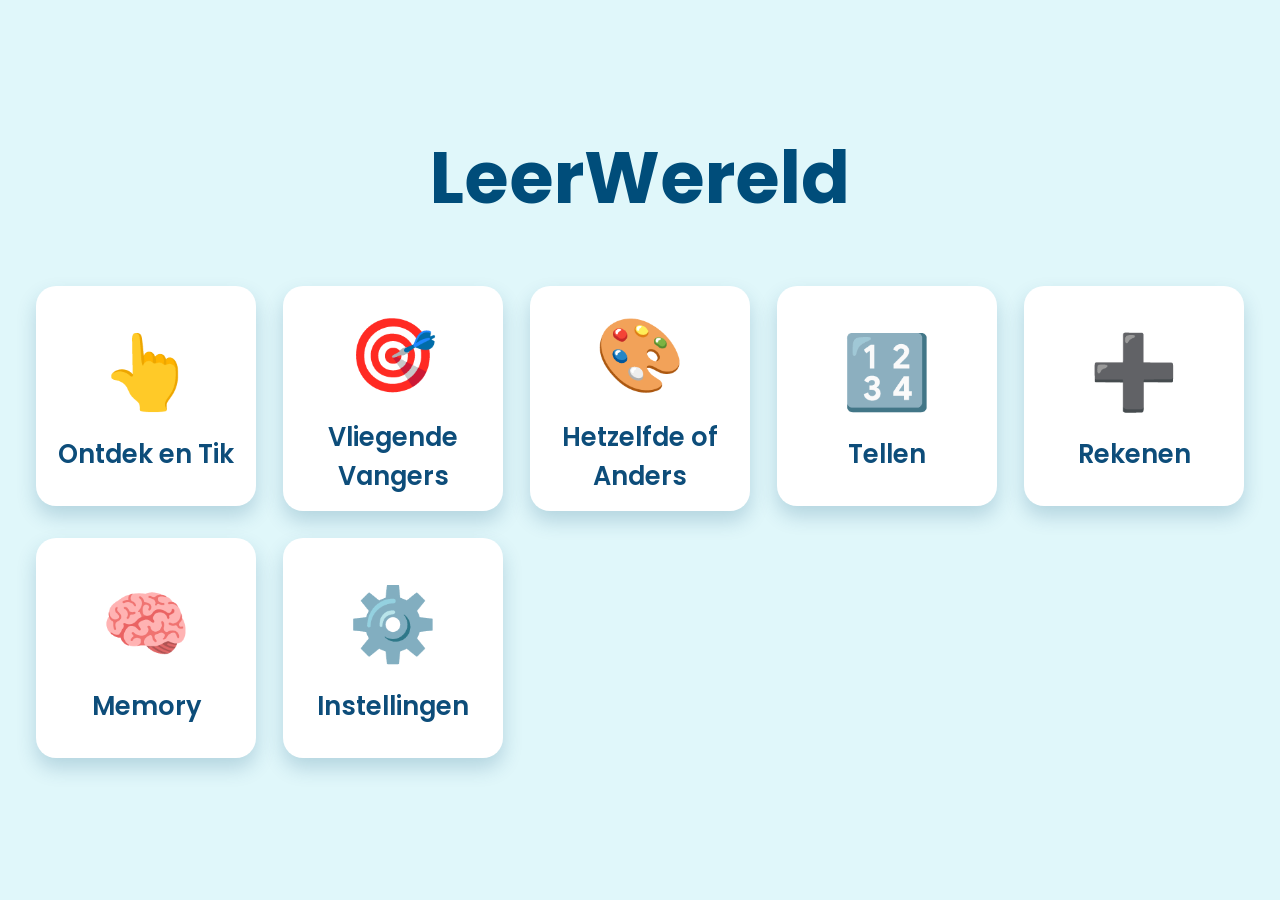
<file: Index.html>
<!DOCTYPE html>
<html lang="nl">
<head>
    <meta charset="UTF-8">
    <meta name="viewport" content="width=device-width, initial-scale=1.0">
    <title>LeerWereld</title>
    <link rel="preconnect" href="https://fonts.googleapis.com">
    <link rel="preconnect" href="https://fonts.gstatic.com" crossorigin>
    <link href="https://fonts.googleapis.com/css2?family=Poppins:wght@400;600;700&display=swap" rel="stylesheet">
    <style>
        /* --- ALGEMENE STIJLEN EN CSS VARIABELEN --- */
        :root {
            --font-family: 'Poppins', sans-serif;
            --bg-color: #e0f7fa;
            --primary-color: #0077c2;
            --secondary-color: #004d7a;
            --accent-color: #ffc107;
            --text-color: #0d4d7a;
            --card-bg: #ffffff;
            --card-shadow: rgba(0, 77, 122, 0.2);
            --highlight-border: 6px solid #ffeb3b;
            --bg-image: url('https://www.transparenttextures.com/patterns/wavecut.png');
        }

        /* --- THEMA'S --- */
        body[data-theme="jungle"] { --bg-color: #e8f5e9; --primary-color: #2e7d32; --secondary-color: #1b5e20; --accent-color: #ff6f00; --text-color: #1b5e20; --card-shadow: rgba(46, 125, 50, 0.2); --bg-image: url('https://www.transparenttextures.com/patterns/natural-paper.png'); }
        body[data-theme="farm"] { --bg-color: #fffde7; --primary-color: #c62828; --secondary-color: #8e0000; --accent-color: #4caf50; --text-color: #bf360c; --card-shadow: rgba(198, 40, 40, 0.2); --bg-image: url('https://www.transparenttextures.com/patterns/checkered-pattern.png'); }
        body[data-theme="space"] { --bg-color: #1a237e; --primary-color: #bbdefb; --secondary-color: #e3f2fd; --accent-color: #fdd835; --text-color: #ffffff; --card-bg: #3f51b5; --card-shadow: rgba(255, 255, 255, 0.1); --bg-image: url('https://www.transparenttextures.com/patterns/stardust.png'); }
        body[data-theme="christmas"] { --bg-color: #fce4ec; --primary-color: #ad1457; --secondary-color: #880e4f; --accent-color: #fdd835; --text-color: #880e4f; --card-shadow: rgba(136, 14, 79, 0.2); --bg-image: url('https://www.transparenttextures.com/patterns/snow.png'); }
        body[data-theme="autumn"] { --bg-color: #fff3e0; --primary-color: #e65100; --secondary-color: #bf360c; --accent-color: #8d6e63; --text-color: #bf360c; --card-shadow: rgba(230, 81, 0, 0.2); --bg-image: url('https://www.transparenttextures.com/patterns/sos.png'); }
        body[data-theme="spring"] { --bg-color: #e8f5e9; --primary-color: #ff80ab; --secondary-color: #f50057; --accent-color: #8bc34a; --text-color: #c51162; --card-shadow: rgba(245, 0, 87, 0.2); --bg-image: url('https://www.transparenttextures.com/patterns/flowers.png'); }
        body[data-theme="summer"] { --bg-color: #e3f2fd; --primary-color: #f57c00; --secondary-color: #0277bd; --accent-color: #ffeb3b; --text-color: #f57c00; --card-shadow: rgba(245, 124, 0, 0.2); --bg-image: url('https://www.transparenttextures.com/patterns/sun.png'); }
        body[data-theme="winter"] { --bg-color: #e0e0e0; --primary-color: #455a64; --secondary-color: #263238; --accent-color: #81d4fa; --text-color: #263238; --card-shadow: rgba(69, 90, 100, 0.2); --bg-image: url('https://www.transparenttextures.com/patterns/ice-age.png'); }
        body[data-theme="sport"] { --bg-color: #e0f2f1; --primary-color: #00695c; --secondary-color: #004d40; --accent-color: #ffab00; --text-color: #004d40; --card-shadow: rgba(0, 77, 64, 0.2); --bg-image: url('https://www.transparenttextures.com/patterns/lined-paper.png'); }

        body[data-contrast="high"] { --bg-color: #000; --primary-color: #fff; --secondary-color: #000; --accent-color: #ff0; --text-color: #fff; --card-bg: #000; --card-shadow: rgba(255, 255, 255, 0.5); --highlight-border: 8px solid #0ff; --bg-image: none; }
        body[data-contrast="high"] .setting-button.active { background-color: var(--accent-color); color: #000; border-color: var(--accent-color); }

        /* --- BASISSTRUCTUUR & UI ELEMENTEN --- */
        * { box-sizing: border-box; margin: 0; padding: 0; user-select: none; }
        html, body { height: 100%; font-family: var(--font-family); background-color: var(--bg-color); background-image: var(--bg-image); color: var(--text-color); transition: background-color 0.5s ease, color 0.5s ease; overflow: hidden; }
        .app-container { display: flex; flex-direction: column; height: 100%; width: 100%; padding: 2vmin; }
        .view { display: none; flex-grow: 1; flex-direction: column; align-items: center; justify-content: center; width: 100%; height: 100%; }
        .view.active { display: flex; }
        .main-header h1 { font-size: clamp(2.5rem, 8vmin, 5rem); font-weight: 700; color: var(--secondary-color); text-align: center; margin-bottom: 4vmin; }
        .game-grid { display: grid; grid-template-columns: repeat(auto-fit, minmax(clamp(150px, 20vmin, 220px), 1fr)); gap: 3vmin; width: 100%; max-width: 1400px; padding: 2vmin; }
        .game-card { background-color: var(--card-bg); border-radius: 20px; box-shadow: 0 10px 20px var(--card-shadow); aspect-ratio: 1 / 1; display: flex; flex-direction: column; align-items: center; justify-content: center; cursor: pointer; transition: transform 0.2s ease, box-shadow 0.2s ease; border: 6px solid transparent; text-align: center; padding: 1vmin; }
        .game-card:hover { transform: translateY(-5px); }
        .game-card .icon { font-size: clamp(2.5rem, 8vmin, 5rem); margin-bottom: 1vmin; }
        .game-card h2 { font-size: clamp(1rem, 3vmin, 1.6rem); font-weight: 600; }
        .scannable.scan-highlight { outline: var(--highlight-border); outline-offset: 4px; transform: scale(1.05); box-shadow: 0 0 30px var(--accent-color); }
        .ui-button { background-color: var(--primary-color); color: var(--card-bg); border: none; border-radius: 50%; width: clamp(50px, 10vmin, 80px); height: clamp(50px, 10vmin, 80px); font-size: clamp(24px, 5vmin, 40px); cursor: pointer; display: flex; align-items: center; justify-content: center; box-shadow: 0 4px 10px var(--card-shadow); transition: transform 0.2s ease; border: 4px solid transparent; }
        .top-bar { position: absolute; top: 2vmin; right: 2vmin; left: 2vmin; display: flex; justify-content: space-between; align-items: center; z-index: 100; }
        #settings-view .settings-container { background-color: var(--card-bg); padding: 4vmin; border-radius: 20px; width: 90%; max-width: 800px; max-height: 90vh; overflow-y: auto; }
        .setting-group { margin-bottom: 3vmin; }
        .setting-group h3 { font-size: clamp(1.2rem, 4vmin, 1.8rem); margin-bottom: 1.5vmin; border-bottom: 2px solid var(--primary-color); padding-bottom: 1vmin; }
        .setting-options { display: flex; flex-wrap: wrap; gap: 1.5vmin; }
        .setting-button { flex-grow: 1; padding: 1.5vmin 2.5vmin; border: 3px solid var(--primary-color); background-color: transparent; color: var(--primary-color); border-radius: 12px; font-size: clamp(1rem, 2.5vmin, 1.4rem); cursor: pointer; }
        .setting-button.active { background-color: var(--primary-color); color: var(--card-bg); }
        #game-view { padding-top: calc(10vmin + 2vmin); }
        .game-area { flex-grow: 1; width: 100%; display: flex; flex-direction: column; align-items: center; justify-content: center; position: relative; overflow: hidden; }
        .game-feedback { position: absolute; top: 50%; left: 50%; transform: translate(-50%, -50%) scale(0.5); font-size: 20vmin; opacity: 0; transition: transform 0.5s cubic-bezier(0.175, 0.885, 0.32, 1.275), opacity 0.5s ease; pointer-events: none; z-index: 200; }
        .game-feedback.show { transform: translate(-50%, -50%) scale(1); opacity: 1; }

        /* --- SPELSPECIFIEKE STIJLEN --- */
        /* Ontdek en Tik */
        #interactive-scene-container { width: 100%; height: 100%; position: relative; }
        .interactive-object { position: absolute; font-size: 10vmin; cursor: pointer; transition: opacity 0.5s ease, transform 0.5s ease; }
        .interactive-object.hidden { opacity: 0; transform: scale(0.8); pointer-events: none; }
        @keyframes launch { 0% { transform: translateY(0); opacity: 1; } 100% { transform: translateY(-100vh); opacity: 0; } }
        .interactive-object.animate-launch { animation: launch 1.5s ease-in forwards; }
        @keyframes pop { 0% { transform: scale(1); } 50% { transform: scale(1.3); } 100% { transform: scale(0); opacity: 0; } }
        .interactive-object.animate-pop { animation: pop 0.5s ease-out forwards; }
        @keyframes drive-off { 0% { transform: translateX(0); } 100% { transform: translateX(100vw); } }
        .interactive-object.animate-drive-off { animation: drive-off 2s linear forwards; }

        /* Vliegende Vangers */
        .moving-target { position: absolute; font-size: 10vmin; cursor: pointer; transition: transform 0.2s ease; }
        .moving-target.caught { transform: scale(0); }
        
        /* Memory */
        #memory-grid { display: grid; gap: 2vmin; }
        .memory-card { background-color: var(--primary-color); border-radius: 15px; cursor: pointer; aspect-ratio: 1/1; position: relative; transform-style: preserve-3d; transition: transform 0.5s; }
        .memory-card.flipped, .memory-card.matched { transform: rotateY(180deg); pointer-events: none; }
        .memory-card-face { position: absolute; width: 100%; height: 100%; backface-visibility: hidden; display: flex; align-items: center; justify-content: center; font-size: 80%; }
        .memory-card-back { background-color: var(--primary-color); }
        .memory-card-front { background-color: var(--card-bg); transform: rotateY(180deg); }
        /* Andere spelstijlen... */
    </style>
</head>
<body data-theme="sea" data-contrast="normal" data-focus-mode="false">
    <div class="app-container">
        <!-- VIEWS -->
        <div id="main-menu-view" class="view active">
            <header class="main-header"> <h1>LeerWereld</h1> </header>
            <div class="game-grid">
                <div class="game-card scannable" data-game="interactive-scene"> <div class="icon">👆</div> <h2>Ontdek en Tik</h2> </div>
                <div class="game-card scannable" data-game="moving-targets"> <div class="icon">🎯</div> <h2>Vliegende Vangers</h2> </div>
                <div class="game-card scannable" data-game="same-or-different"> <div class="icon">🎨</div> <h2>Hetzelfde of Anders</h2> </div>
                <div class="game-card scannable" data-game="counting"> <div class="icon">🔢</div> <h2>Tellen</h2> </div>
                <div class="game-card scannable" data-game="math"> <div class="icon">➕</div> <h2>Rekenen</h2> </div>
                <div class="game-card scannable" data-game="memory"> <div class="icon">🧠</div> <h2>Memory</h2> </div>
                <div class="game-card scannable" id="open-settings-from-main"> <div class="icon">⚙️</div> <h2>Instellingen</h2> </div>
            </div>
        </div>
        <div id="game-view" class="view">
            <div class="top-bar">
                <button id="back-to-main-button" class="ui-button scannable" aria-label="Terug naar hoofdmenu">◀</button>
                <div id="game-level-selector" class="setting-options"></div>
                <button id="open-settings-from-game" class="ui-button scannable" aria-label="Open instellingen">⚙️</button>
            </div>
            <div class="game-area"></div>
            <div class="game-feedback"></div>
        </div>
        <div id="settings-view" class="view">
             <div class="top-bar"> <button id="close-settings-button" class="ui-button scannable" aria-label="Sluit instellingen">◀</button> </div>
             <div class="settings-container">
                <!-- Instellingen blijven ongewijzigd -->
             </div>
        </div>
    </div>

    <script type="module">
        // --- APPLICATIE STATE EN CONSTANTEN ---
        const AppState = { currentView: 'main-menu-view', previousView: null, activeGame: null, activeLevel: 1 };
        const DOM = {
            views: document.querySelectorAll('.view'),
            gameArea: document.querySelector('.game-area'),
            gameFeedback: document.querySelector('.game-feedback'),
            levelSelector: document.getElementById('game-level-selector'),
            body: document.body,
            settingsContainer: document.querySelector('#settings-view .settings-container')
        };
        // Omdat de settings HTML hier niet herhaald wordt, injecteren we het voor de JS
        DOM.settingsContainer.innerHTML = `<h2>Instellingen</h2>
            <div class="setting-group"><h3>Thema</h3><div id="theme-options" class="setting-options"><button class="setting-button scannable" data-setting="theme" data-value="sea">Zee</button><button class="setting-button scannable" data-setting="theme" data-value="jungle">Jungle</button><button class="setting-button scannable" data-setting="theme" data-value="farm">Boerderij</button><button class="setting-button scannable" data-setting="theme" data-value="space">Ruimte</button><button class="setting-button scannable" data-setting="theme" data-value="spring">Lente</button><button class="setting-button scannable" data-setting="theme" data-value="summer">Zomer</button><button class="setting-button scannable" data-setting="theme" data-value="autumn">Herfst</button><button class="setting-button scannable" data-setting="theme" data-value="winter">Winter</button><button class="setting-button scannable" data-setting="theme" data-value="christmas">Kerst</button><button class="setting-button scannable" data-setting="theme" data-value="sport">Sport</button></div></div>
            <div class="setting-group"><h3>Toegankelijkheid</h3><div id="input-mode-options" class="setting-options"><button class="setting-button scannable" data-setting="inputMode" data-value="touch">Touch/Muis</button><button class="setting-button scannable" data-setting="inputMode" data-value="one-button">Eénknops</button><button class="setting-button scannable" data-setting="inputMode" data-value="two-button">Tweeknops</button></div><div class="slider-container" style="margin-top:2vmin;"><label for="scan-speed-slider">Scansnelheid:</label><input type="range" id="scan-speed-slider" class="scannable" min="1" max="5" step="0.5" data-setting="scanSpeed"><span id="scan-speed-value">3.0s</span></div></div>
            <div class="setting-group"><h3>Scan Modus</h3><p>Kies welke elementen worden opgenomen in de scan.</p><div id="scan-scope-options" class="setting-options"><button class="setting-button scannable" data-setting="scanScope" data-value="full">Volledige Controle</button><button class="setting-button scannable" data-setting="scanScope" data-value="game-only">Enkel Spel</button></div></div>
            <div class="setting-group"><h3>Visueel</h3><div id="visual-options" class="setting-options"><button class="setting-button scannable" data-setting="focusMode" data-value="false">Standaard</button><button class="setting-button scannable" data-setting="focusMode" data-value="true">Focus</button><button class="setting-button scannable" data-setting="contrast" data-value="normal">Normaal</button><button class="setting-button scannable" data-setting="contrast" data-value="high">Hoog Contrast</button></div></div>
            <div class="setting-group"><h3>Feedback</h3><div id="feedback-options" class="setting-options"><button class="setting-button scannable" data-setting="feedbackMode" data-value="both">Alles</button><button class="setting-button scannable" data-setting="feedbackMode" data-value="visual">Visueel</button><button class="setting-button scannable" data-setting="feedbackMode" data-value="audio">Auditief</button></div></div>
            <div class="setting-group"><h3>Stem (TTS)</h3><div id="tts-voice-options" class="setting-options"><button class="setting-button scannable" data-setting="voice" data-value="female">Vrouw</button><button class="setting-button scannable" data-setting="voice" data-value="male">Man</button></div></div>`;
        
        // --- HULPFUNCTIES ---
        const Utils = {
            getThemeItems: () => {
                const themes = {
                    sea: { name: 'vis', items: ['🐠', '🦀', '🐙', '🐳', '🐬', '⭐'], scenes: {pop: '🐙', drive: '🐠'} },
                    jungle: { name: 'aap', items: ['🐵', '🦁', '🐘', '🐍', '🦜', '🍌'], scenes: {pop: '🍌', drive: '🦁'} },
                    farm: { name: 'koe', items: ['🐮', '🐷', '🐔', '🐑', '🐴', '🚜'], scenes: {pop: '🐔', drive: '🚜'} },
                    space: { name: 'raket', items: ['🚀', '👽', '🪐', '⭐', '☄️', '🛰️'], scenes: {pop: '👽', launch: '🚀'} },
                    christmas: { name: 'kerstboom', items: ['🎄', '🎅', '🦌', '🎁', '🔔', '⛄'], scenes: {pop: '🎁', drive: '🎅'} },
                    autumn: { name: 'blad', items: ['🍁', '🍂', '🍄', '🎃', '🐿️', '🌰'], scenes: {pop: '🎃', drive: '🐿️'} },
                    spring: { name: 'bloem', items: ['🌸', '🌷', '🦋', '🐞', '🌱', '🐣'], scenes: {pop: '🐣', drive: '🦋'} },
                    summer: { name: 'zon', items: ['☀️', '🍦', '🏖️', '🍉', '🕶️', '⛵'], scenes: {pop: '🍉', drive: '⛵'} },
                    winter: { name: 'sneeuwvlok', items: ['❄️', '🧤', '🧣', '⛸️', '🥶', '🧥'], scenes: {pop: '⛄', drive: '⛸️'} },
                    sport: { name: 'bal', items: ['⚽', '🏀', '🏈', '⚾', '🎾', '🏆'], scenes: {pop: '⚽', drive: '🏆'} }
                };
                return themes[Settings.state.theme] || themes['sea'];
            },
            shuffleArray: (array) => array.sort(() => Math.random() - 0.5)
        };
        
        // --- SETTINGS, ACCESSIBILITY, TTS, NAVIGATION (Logica ongewijzigd) ---
        const Settings = { state: { theme: 'sea', inputMode: 'touch', scanSpeed: 3.0, scanScope: 'full', focusMode: false, contrast: 'normal', feedbackMode: 'both', voice: 'female' }, init() { this.load(); this.applyAll(); this.updateUI(); DOM.settingsContainer.addEventListener('click', e => { const btn = e.target.closest('.setting-button'); if(btn && btn.dataset.setting) this.handleButtonClick(e, btn.dataset.setting); }); const scanSlider = document.getElementById('scan-speed-slider'); scanSlider.addEventListener('input', e => { this.state.scanSpeed = parseFloat(e.target.value); document.getElementById('scan-speed-value').textContent = `${this.state.scanSpeed.toFixed(1)}s`; }); scanSlider.addEventListener('change', () => this.save()); }, handleButtonClick(event, key) { const btn = event.target.closest('.setting-button'); if (!btn) return; const val = btn.dataset.value; this.state[key] = val === 'true' ? true : (val === 'false' ? false : val); this.apply(key); this.updateUI(); this.save(); TTS.speak(btn.textContent); Accessibility.restartScanIfActive(); }, save() { localStorage.setItem('leerwereld_settings', JSON.stringify(this.state)); }, load() { const saved = localStorage.getItem('leerwereld_settings'); if (saved) { this.state = { ...this.state, ...JSON.parse(saved) }; } }, apply(key) { DOM.body.dataset[key] = this.state[key]; if (key === 'inputMode') Accessibility.setInputMode(this.state.inputMode); if (key === 'scanScope') Accessibility.restartScanIfActive(); }, applyAll() { for (const key in this.state) this.apply(key); }, updateUI() { document.querySelectorAll('.setting-button').forEach(btn => btn.classList.toggle('active', String(this.state[btn.dataset.setting]) === btn.dataset.value)); document.getElementById('scan-speed-slider').value = this.state.scanSpeed; document.getElementById('scan-speed-value').textContent = `${this.state.scanSpeed.toFixed(1)}s`; } };
        const Accessibility = { scanInterval: null, scannableElements: [], currentIndex: -1, inputMode: 'touch', isSwitchDown: false, init() { this.setInputMode(Settings.state.inputMode); window.addEventListener('keydown', this.handleKeyPress.bind(this)); window.addEventListener('keyup', this.handleKeyUp.bind(this)); }, setInputMode(mode) { this.inputMode = mode; this.stopScan(); if (mode !== 'touch') this.startScan(); }, restartScanIfActive() { if (this.inputMode !== 'touch') { this.stopScan(); this.startScan(); } }, startScan() { if (this.inputMode === 'touch') return; const scope = Settings.state.scanScope === 'full' ? '.scannable' : '.game-area .scannable'; this.scannableElements = Array.from(document.querySelector('.view.active').querySelectorAll(scope)); if (this.scannableElements.length === 0) return; this.currentIndex = -1; if (this.inputMode === 'one-button') { this.scanInterval = setInterval(() => this.scanNext(), Settings.state.scanSpeed * 1000); this.scanNext(); } else this.scanNext(); }, stopScan() { clearInterval(this.scanInterval); this.scanInterval = null; this.scannableElements.forEach(el => el.classList.remove('scan-highlight')); this.currentIndex = -1; }, highlightCurrent() { this.scannableElements.forEach((el, index) => el.classList.toggle('scan-highlight', index === this.currentIndex)); }, scanNext() { this.currentIndex = (this.currentIndex + 1) % this.scannableElements.length; this.highlightCurrent(); }, activateCurrent() { if (this.currentIndex > -1 && this.scannableElements[this.currentIndex]) this.scannableElements[this.currentIndex].click(); }, handleKeyPress(e) { if (!['Space', 'ArrowRight', 'Enter'].includes(e.code)) return; e.preventDefault(); if (this.isSwitchDown) return; this.isSwitchDown = true; if (this.inputMode === 'one-button' && e.code === 'Space') this.activateCurrent(); else if (this.inputMode === 'two-button') { if (e.code === 'ArrowRight') this.scanNext(); else if (['Enter', 'Space'].includes(e.code)) this.activateCurrent(); } }, handleKeyUp(e) { if (['Space', 'ArrowRight', 'Enter'].includes(e.code)) this.isSwitchDown = false; } };
        const TTS = { voices: [], init() { speechSynthesis.onvoiceschanged = () => { this.voices = speechSynthesis.getVoices().filter(v => v.lang.startsWith('nl')); }; }, speak(text) { if (Settings.state.feedbackMode === 'visual' || !text) return; speechSynthesis.cancel(); const utt = new SpeechSynthesisUtterance(text); const isMale = Settings.state.voice === 'male'; const voice = this.voices.find(v => (isMale ? (v.name.includes('Maarten') || v.gender === 'male') : (v.name.includes('Lotte') || v.gender === 'female'))); utt.voice = voice || this.voices[0]; utt.lang = 'nl-NL'; speechSynthesis.speak(utt); } };
        const Navigation = { init() { document.querySelector('.game-grid').addEventListener('click', e => { const card = e.target.closest('.game-card'); if (!card) return; if (card.id === 'open-settings-from-main') { this.showView('settings-view'); return; } const gameId = card.dataset.game; if (gameId) { AppState.activeLevel = 1; GameController.loadGame(gameId); this.showView('game-view'); } }); document.getElementById('back-to-main-button').addEventListener('click', () => { GameController.unloadGame(); this.showView('main-menu-view'); }); document.getElementById('open-settings-from-game').addEventListener('click', () => this.showView('settings-view')); document.getElementById('close-settings-button').addEventListener('click', () => this.showView(AppState.previousView || 'main-menu-view')); DOM.levelSelector.addEventListener('click', e => { const btn = e.target.closest('.setting-button'); if(btn) { AppState.activeLevel = parseInt(btn.dataset.level); GameController.loadGame(AppState.activeGame); }}); }, showView(viewId) { AppState.previousView = AppState.currentView; AppState.currentView = viewId; DOM.views.forEach(v => v.classList.toggle('active', v.id === viewId)); Accessibility.stopScan(); setTimeout(() => Accessibility.startScan(), 100); } };
        
        // --- GAME CONTROLLER ---
        const GameController = { loadGame(gameId) { this.unloadGame(); AppState.activeGame = gameId; const game = Games[gameId]; if (game) { this.setupLevelSelector(game.levels); game.create(AppState.activeLevel); TTS.speak(`${game.name}, niveau ${AppState.activeLevel}.`); } }, unloadGame() { if (AppState.activeGame && Games[AppState.activeGame].destroy) Games[AppState.activeGame].destroy(); AppState.activeGame = null; DOM.gameArea.innerHTML = ''; DOM.levelSelector.innerHTML = ''; }, showFeedback(isCorrect) { if (Settings.state.feedbackMode !== 'audio') { DOM.gameFeedback.textContent = isCorrect ? '👍' : '🤔'; DOM.gameFeedback.classList.add('show'); setTimeout(() => DOM.gameFeedback.classList.remove('show'), 1000); } TTS.speak(isCorrect ? 'Goed zo!' : 'Probeer het nog eens.'); }, setupLevelSelector(levels) { DOM.levelSelector.innerHTML = levels.map((_, i) => `<button class="setting-button scannable ${i + 1 === AppState.activeLevel ? 'active' : ''}" data-level="${i + 1}">${i + 1}</button>`).join(''); } };

        // --- GAME DEFINITIES ---
        const Games = {
            'interactive-scene': {
                name: "Ontdek en Tik", levels: [{}, {}, {}],
                create() { DOM.gameArea.innerHTML = `<div id="interactive-scene-container"></div>`; this.setupLevel(); DOM.gameArea.addEventListener('click', this.handleClick.bind(this)); },
                setupLevel() { const container = DOM.gameArea.querySelector('#interactive-scene-container'); container.innerHTML = ''; const items = Utils.getThemeItems().scenes; const positions = [{top: '20%', left: '15%'}, {top: '50%', left: '60%'}, {top: '30%', left: '40%'}, {top: '65%', left: '10%'}]; Object.entries(items).forEach(([type, item], index) => { const pos = positions[index % positions.length]; const el = document.createElement('div'); el.className = 'interactive-object scannable'; el.textContent = item; el.style.top = pos.top; el.style.left = pos.left; el.dataset.animation = `animate-${type}`; container.appendChild(el); }); Accessibility.restartScanIfActive(); },
                handleClick(e) { const target = e.target.closest('.interactive-object'); if (!target || target.classList.contains('hidden')) return; TTS.speak('Weg!'); target.classList.add(target.dataset.animation); target.classList.add('hidden'); setTimeout(() => { target.classList.remove(target.dataset.animation); target.classList.remove('hidden'); }, 3000); }
            },
            'moving-targets': { name: "Vliegende Vangers", levels: [{n: 3, spd: 1}, {n: 5, spd: 2}, {n: 7, spd: 3}], targets: [], animationFrameId: null, create(level) { this.config = this.levels[level - 1]; for (let i = 0; i < this.config.n; i++) this.addTarget(); this.gameLoop(); }, destroy() { cancelAnimationFrame(this.animationFrameId); this.targets = []; }, addTarget() { const el = document.createElement('div'); el.className = 'moving-target scannable'; el.textContent = Utils.getThemeItems().items[Math.floor(Math.random() * 6)]; const size = DOM.gameArea.getBoundingClientRect(); el.style.left = `${Math.random() * (size.width - 80)}px`; el.style.top = `${Math.random() * (size.height - 80)}px`; DOM.gameArea.appendChild(el); const target = { el, x: parseFloat(el.style.left), y: parseFloat(el.style.top), dx: (Math.random() - 0.5) * this.config.spd, dy: (Math.random() - 0.5) * this.config.spd }; el.addEventListener('click', () => { el.classList.add('caught'); TTS.speak('Gepakt!'); setTimeout(() => { el.remove(); this.targets.splice(this.targets.indexOf(target), 1); this.addTarget(); Accessibility.restartScanIfActive(); }, 300); }); this.targets.push(target); }, gameLoop() { const size = DOM.gameArea.getBoundingClientRect(); this.targets.forEach(t => { t.x += t.dx; t.y += t.dy; if (t.x <= 0 || t.x >= size.width - 80) t.dx *= -1; if (t.y <= 0 || t.y >= size.height - 80) t.dy *= -1; t.el.style.left = `${t.x}px`; t.el.style.top = `${t.y}px`; }); this.animationFrameId = requestAnimationFrame(this.gameLoop.bind(this)); } },
            'same-or-different': { name: "Hetzelfde of Anders", levels: [{}, {}, {}], create() { DOM.gameArea.innerHTML = `<div id="sod-container" style="text-align:center;"><div id="sod-reference-area"></div><div id="sod-choice-area"></div></div>`; this.setupLevel(); DOM.gameArea.addEventListener('click', e => { const card = e.target.closest('.sod-choice-card'); if(card) this.checkAnswer(card.dataset.value); }); }, setupLevel() { const { items } = Utils.getThemeItems(); this.correctAnswer = items[0]; document.getElementById('sod-reference-area').innerHTML = `<div class="sod-object">${this.correctAnswer}</div>`; const choices = [this.correctAnswer, items[1], items[2]]; document.getElementById('sod-choice-area').innerHTML = Utils.shuffleArray(choices).map(c => `<div class="sod-choice-card scannable" data-value="${c}"><div class="sod-object">${c}</div></div>`).join(''); Accessibility.restartScanIfActive(); }, checkAnswer(val) { if (val === this.correctAnswer) { GameController.showFeedback(true); setTimeout(() => this.setupLevel(), 1500); } else GameController.showFeedback(false); } },
            'counting': { name: "Tellen", levels: [{max: 3}, {max: 5}, {max: 10}], create(level) { this.config = this.levels[level - 1]; DOM.gameArea.innerHTML = `<div id="counting-container"><h2>Tel tot: <span id="counting-display"></span></h2><div id="counting-target-area"></div><div id="counting-source-area"></div></div>`; this.setupLevel(); DOM.gameArea.addEventListener('click', e => this.handleSourceClick(e)); }, setupLevel() { this.targetNumber = Math.floor(Math.random() * this.config.max) + 1; this.currentCount = 0; document.getElementById('counting-display').textContent = this.targetNumber; document.getElementById('counting-target-area').innerHTML = ''; const sourceArea = document.getElementById('counting-source-area'); sourceArea.innerHTML = ''; const item = Utils.getThemeItems().items[0]; for (let i = 0; i < this.config.max; i++) sourceArea.innerHTML += `<div class="counting-object scannable">${item}</div>`; TTS.speak(`Tel ${this.targetNumber}.`); Accessibility.restartScanIfActive(); }, handleSourceClick(e) { const target = e.target.closest('.counting-object'); if (!target || this.currentCount >= this.targetNumber) return; target.remove(); document.getElementById('counting-target-area').innerHTML += `<div class="counting-object">${target.textContent}</div>`; this.currentCount++; TTS.speak(this.currentCount); if (this.currentCount === this.targetNumber) { GameController.showFeedback(true); setTimeout(() => this.setupLevel(), 1500); } Accessibility.restartScanIfActive(); } },
            'math': { name: "Rekenen", levels: [{max: 5}, {max: 10}, {max: 20}], create(level) { this.config = this.levels[level - 1]; DOM.gameArea.innerHTML = `<div id="math-container"><div id="math-problem-area"></div><div id="math-answer-area"></div></div>`; this.setupLevel(); DOM.gameArea.addEventListener('click', e => { const btn = e.target.closest('.math-answer-btn'); if(btn) this.checkAnswer(parseInt(btn.textContent)); }); }, setupLevel() { const n1 = Math.ceil(Math.random() * this.config.max); const n2 = Math.ceil(Math.random() * (this.config.max - n1)); this.answer = n1 + n2; const item = Utils.getThemeItems().items[0]; const createGroup = n => `<div class="math-object-group">${Array(n).fill(`<div class="math-object">${item}</div>`).join('')}</div>`; document.getElementById('math-problem-area').innerHTML = `${createGroup(n1)}<span>+</span>${createGroup(n2)}<span>=</span><span>?</span>`; const answers = [this.answer]; while (answers.length < 3) { const wrong = Math.floor(Math.random() * this.config.max) + 1; if (!answers.includes(wrong)) answers.push(wrong); } document.getElementById('math-answer-area').innerHTML = Utils.shuffleArray(answers).map(a => `<button class="math-answer-btn scannable">${a}</button>`).join(''); TTS.speak(`${n1} plus ${n2} is?`); Accessibility.restartScanIfActive(); }, checkAnswer(val) { if (val === this.answer) { GameController.showFeedback(true); setTimeout(() => this.setupLevel(), 1500); } else GameController.showFeedback(false); } },
            'memory': {
                name: "Memory", levels: [{pairs: 2, cols: 2}, {pairs: 4, cols: 4}, {pairs: 6, cols: 4}],
                flippedCards: [], matchedPairs: 0, lockBoard: false,
                create(level) { this.config = this.levels[level - 1]; this.setupLevel(); DOM.gameArea.addEventListener('click', this.handleCardClick.bind(this)); },
                destroy() { this.flippedCards = []; this.matchedPairs = 0; this.lockBoard = false; },
                setupLevel() { this.matchedPairs = 0; this.flippedCards = []; this.lockBoard = false; const items = Utils.shuffleArray(Utils.getThemeItems().items).slice(0, this.config.pairs); const cards = Utils.shuffleArray([...items, ...items]); const grid = document.createElement('div'); grid.id = 'memory-grid'; grid.style.gridTemplateColumns = `repeat(${this.config.cols}, 1fr)`; DOM.gameArea.innerHTML = ''; DOM.gameArea.appendChild(grid); grid.innerHTML = cards.map((item, i) => `<div class="memory-card scannable" data-item="${item}"><div class="memory-card-face memory-card-back"></div><div class="memory-card-face memory-card-front">${item}</div></div>`).join(''); TTS.speak('Zoek de paren.'); Accessibility.restartScanIfActive(); },
                handleCardClick(e) { const card = e.target.closest('.memory-card'); if (this.lockBoard || !card || card.classList.contains('flipped')) return; card.classList.add('flipped'); this.flippedCards.push(card); if (this.flippedCards.length === 2) { this.lockBoard = true; setTimeout(this.checkMatch.bind(this), 1000); } },
                checkMatch() { const [c1, c2] = this.flippedCards; if (c1.dataset.item === c2.dataset.item) { c1.classList.add('matched'); c2.classList.add('matched'); this.matchedPairs++; GameController.showFeedback(true); if (this.matchedPairs === this.config.pairs) { TTS.speak('Alles gevonden!'); setTimeout(() => this.setupLevel(), 2000); } } else { c1.classList.remove('flipped'); c2.classList.remove('flipped'); TTS.speak('Probeer opnieuw.'); } this.flippedCards = []; this.lockBoard = false; }
            }
        };

        // --- ALLES INITIALISEREN ---
        window.addEventListener('load', () => { Settings.init(); TTS.init(); Accessibility.init(); Navigation.init(); Navigation.showView('main-menu-view'); });
    </script>
</body>
</html>
</file>
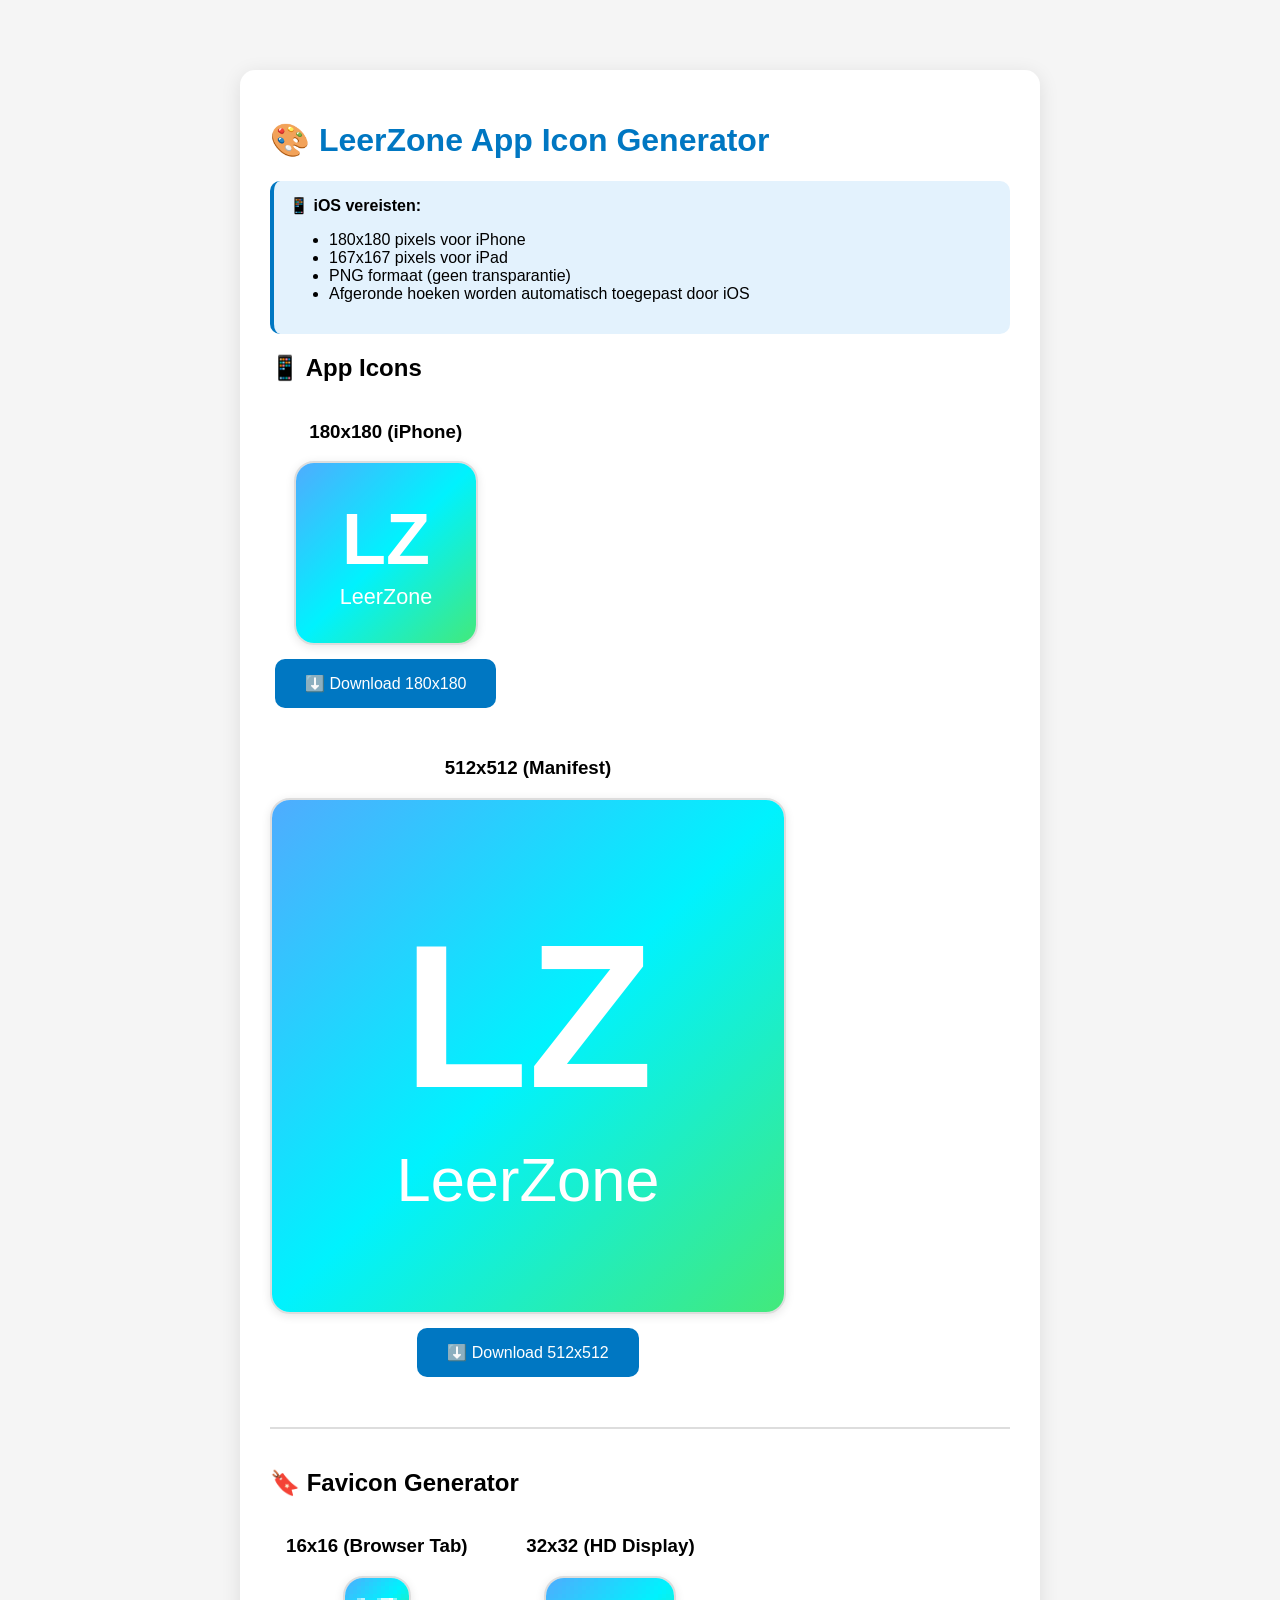
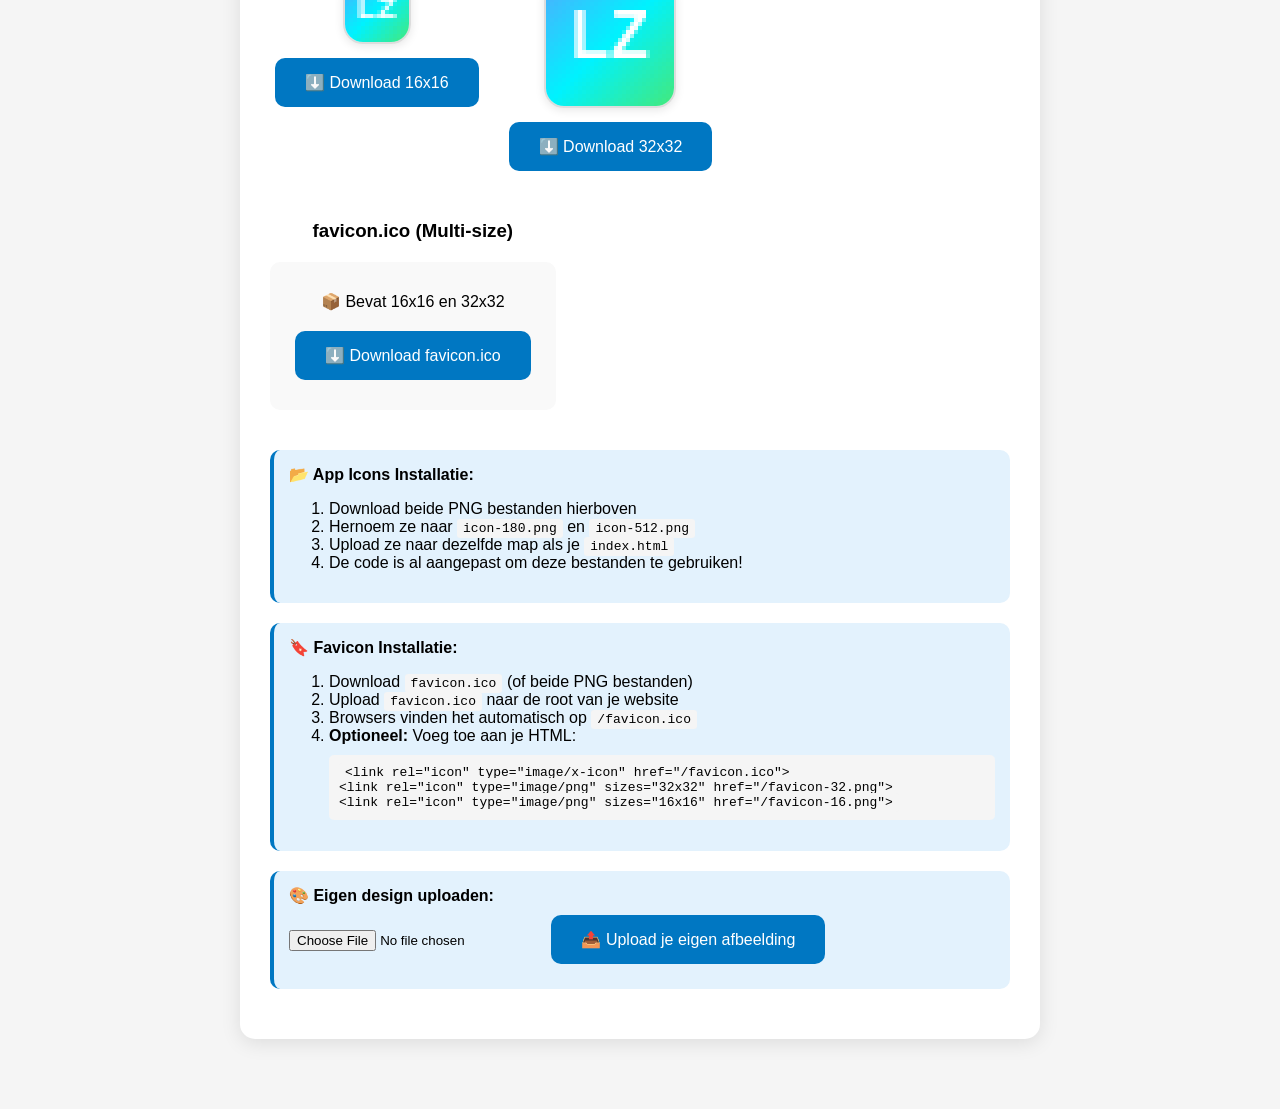
<file: app-icon.html>
<!DOCTYPE html>
<html>
<head>
    <meta charset="UTF-8">
    <title>LeerZone App Icon Generator</title>
    <style>
        body {
            font-family: Arial, sans-serif;
            max-width: 800px;
            margin: 50px auto;
            padding: 20px;
            background: #f5f5f5;
        }
        .container {
            background: white;
            padding: 30px;
            border-radius: 15px;
            box-shadow: 0 4px 20px rgba(0,0,0,0.1);
        }
        h1 {
            color: #0077c2;
        }
        .icon-preview {
            display: flex;
            gap: 20px;
            margin: 20px 0;
            flex-wrap: wrap;
        }
        .icon-box {
            text-align: center;
        }
        canvas {
            border: 2px solid #ddd;
            border-radius: 20px;
            box-shadow: 0 2px 10px rgba(0,0,0,0.1);
        }
        button {
            background: #0077c2;
            color: white;
            border: none;
            padding: 15px 30px;
            font-size: 16px;
            border-radius: 10px;
            cursor: pointer;
            margin: 10px 5px;
        }
        button:hover {
            background: #005a94;
        }
        .info {
            background: #e3f2fd;
            padding: 15px;
            border-radius: 10px;
            margin: 20px 0;
            border-left: 4px solid #0077c2;
        }
        code {
            background: #f5f5f5;
            padding: 2px 6px;
            border-radius: 3px;
            font-family: monospace;
        }
    </style>
<script type="text/javascript" nonce="e67e1ece2a0f4982904b2471c55" src="//local.adguard.org?ts=1774403717111&amp;type=content-script&amp;dmn=it14.siteground.eu&amp;url=https%3A%2F%2Fit14.siteground.eu%2Fapi-sgcp%2Fv00%2Ffile%3Ffilename%3D%252Ftools.mytylschoolroosendaal.nl%252Fpublic_html%252Fspellen%252Fleerzone%252Fapp-icon.html%26_site_token%3DeyJhbGciOiJFUzM4NCJ9.[base64].sIgOSiGVvicQpTu4hWqeCNuF1wzX_aqH8tIr9eJPZDj-SM-h_Du8ntm8w_dy3c9dXizDs0-PyjqdL9SktB3Xpg8sM1C3XAXczslrpHwHI63BcS_9g9aBzbRArbLV842I&amp;app=com.android.chrome&amp;css=3&amp;js=1&amp;rel=1&amp;rji=1&amp;sbe=1&amp;stealth=1&amp;st-dnt"></script><script type="text/javascript" nonce="e67e1ece2a0f4982904b2471c55" src="//local.adguard.org?ts=1774403717111&amp;name=AdGuard%20Extra&amp;type=user-script"></script></head>
<body>
    <div class="container">
        <h1>🎨 LeerZone App Icon Generator</h1>
        
        <div class="info">
            <strong>📱 iOS vereisten:</strong>
            <ul>
                <li>180x180 pixels voor iPhone</li>
                <li>167x167 pixels voor iPad</li>
                <li>PNG formaat (geen transparantie)</li>
                <li>Afgeronde hoeken worden automatisch toegepast door iOS</li>
            </ul>
        </div>

        <h2>📱 App Icons</h2>
        <div class="icon-preview">
            <div class="icon-box">
                <h3>180x180 (iPhone)</h3>
                <canvas id="canvas180" width="180" height="180"></canvas>
                <br>
                <button onclick="downloadIcon(180)">⬇️ Download 180x180</button>
            </div>
            <div class="icon-box">
                <h3>512x512 (Manifest)</h3>
                <canvas id="canvas512" width="512" height="512"></canvas>
                <br>
                <button onclick="downloadIcon(512)">⬇️ Download 512x512</button>
            </div>
        </div>

        <hr style="margin: 40px 0; border: none; border-top: 2px solid #ddd;">

        <h2>🔖 Favicon Generator</h2>
        <div class="icon-preview">
            <div class="icon-box">
                <h3>16x16 (Browser Tab)</h3>
                <canvas id="canvas16" width="16" height="16" style="width: 64px; height: 64px; image-rendering: pixelated;"></canvas>
                <br>
                <button onclick="downloadFavicon(16)">⬇️ Download 16x16</button>
            </div>
            <div class="icon-box">
                <h3>32x32 (HD Display)</h3>
                <canvas id="canvas32" width="32" height="32" style="width: 128px; height: 128px; image-rendering: pixelated;"></canvas>
                <br>
                <button onclick="downloadFavicon(32)">⬇️ Download 32x32</button>
            </div>
            <div class="icon-box">
                <h3>favicon.ico (Multi-size)</h3>
                <div style="margin: 20px 0; padding: 20px; background: #f9f9f9; border-radius: 10px;">
                    <p style="margin: 10px 0;">📦 Bevat 16x16 en 32x32</p>
                    <button onclick="generateICO()">⬇️ Download favicon.ico</button>
                </div>
            </div>
        </div>

        <div class="info">
            <strong>📂 App Icons Installatie:</strong>
            <ol>
                <li>Download beide PNG bestanden hierboven</li>
                <li>Hernoem ze naar <code>icon-180.png</code> en <code>icon-512.png</code></li>
                <li>Upload ze naar dezelfde map als je <code>index.html</code></li>
                <li>De code is al aangepast om deze bestanden te gebruiken!</li>
            </ol>
        </div>

        <div class="info">
            <strong>🔖 Favicon Installatie:</strong>
            <ol>
                <li>Download <code>favicon.ico</code> (of beide PNG bestanden)</li>
                <li>Upload <code>favicon.ico</code> naar de root van je website</li>
                <li>Browsers vinden het automatisch op <code>/favicon.ico</code></li>
                <li><strong>Optioneel:</strong> Voeg toe aan je HTML:
                    <pre style="background: #f5f5f5; padding: 10px; border-radius: 5px; margin: 10px 0;"><code>&lt;link rel="icon" type="image/x-icon" href="/favicon.ico"&gt;
&lt;link rel="icon" type="image/png" sizes="32x32" href="/favicon-32.png"&gt;
&lt;link rel="icon" type="image/png" sizes="16x16" href="/favicon-16.png"&gt;</code></pre>
                </li>
            </ol>
        </div>

        <div class="info">
            <strong>🎨 Eigen design uploaden:</strong><br>
            <input type="file" id="imageUpload" accept="image/*" style="margin: 10px 0;">
            <button onclick="document.getElementById('imageUpload').click()">📤 Upload je eigen afbeelding</button>
        </div>
    </div>

    <script>
        // Teken standaard LeerZone icon
        function drawIcon(canvas) {
            const ctx = canvas.getContext('2d');
            const size = canvas.width;
            
            // Gradient achtergrond
            const gradient = ctx.createLinearGradient(0, 0, size, size);
            gradient.addColorStop(0, '#4facfe');
            gradient.addColorStop(0.5, '#00f2fe');
            gradient.addColorStop(1, '#43e97b');
            ctx.fillStyle = gradient;
            ctx.fillRect(0, 0, size, size);
            
            // Tekst "LZ"
            ctx.fillStyle = 'white';
            ctx.font = `bold ${size * 0.4}px Arial`;
            ctx.textAlign = 'center';
            ctx.textBaseline = 'middle';
            ctx.fillText('LZ', size/2, size/2 - size*0.05);
            
            // Subtitle
            ctx.font = `${size * 0.12}px Arial`;
            ctx.fillText('LeerZone', size/2, size/2 + size*0.25);
        }

        // Teken favicon (versimpelde versie voor kleine sizes)
        function drawFavicon(canvas) {
            const ctx = canvas.getContext('2d');
            const size = canvas.width;
            
            // Gradient achtergrond
            const gradient = ctx.createLinearGradient(0, 0, size, size);
            gradient.addColorStop(0, '#4facfe');
            gradient.addColorStop(0.5, '#00f2fe');
            gradient.addColorStop(1, '#43e97b');
            ctx.fillStyle = gradient;
            ctx.fillRect(0, 0, size, size);
            
            // Alleen "LZ" tekst (geen subtitle voor kleine favicons)
            ctx.fillStyle = 'white';
            ctx.font = `bold ${size * 0.5}px Arial`;
            ctx.textAlign = 'center';
            ctx.textBaseline = 'middle';
            ctx.fillText('LZ', size/2, size/2);
        }

        // Initial draw
        drawIcon(document.getElementById('canvas180'));
        drawIcon(document.getElementById('canvas512'));
        drawFavicon(document.getElementById('canvas16'));
        drawFavicon(document.getElementById('canvas32'));

        // Upload eigen afbeelding
        document.getElementById('imageUpload').addEventListener('change', function(e) {
            const file = e.target.files[0];
            if (file) {
                const reader = new FileReader();
                reader.onload = function(event) {
                    const img = new Image();
                    img.onload = function() {
                        // Teken op alle canvases (app icons + favicons)
                        [16, 32, 180, 512].forEach(size => {
                            const canvas = document.getElementById(`canvas${size}`);
                            const ctx = canvas.getContext('2d');
                            ctx.clearRect(0, 0, size, size);
                            ctx.drawImage(img, 0, 0, size, size);
                        });
                    };
                    img.src = event.target.result;
                };
                reader.readAsDataURL(file);
            }
        });

        // Download functie app icons
        function downloadIcon(size) {
            const canvas = document.getElementById(`canvas${size}`);
            const link = document.createElement('a');
            link.download = `icon-${size}.png`;
            link.href = canvas.toDataURL('image/png');
            link.click();
        }

        // Download functie favicons
        function downloadFavicon(size) {
            const canvas = document.getElementById(`canvas${size}`);
            const link = document.createElement('a');
            link.download = `favicon-${size}.png`;
            link.href = canvas.toDataURL('image/png');
            link.click();
        }

        // Genereer .ico bestand (bevat 16x16 en 32x32)
        function generateICO() {
            // ICO generatie is complex, daarom gebruiken we een data URL met PNG fallback
            // Voor echte .ico bestanden kun je online tools gebruiken of een library
            alert('⚠️ Voor een echte .ico bestanden:\n\n' +
                  '1. Download favicon-16.png en favicon-32.png\n' +
                  '2. Ga naar: https://www.favicon-generator.org/\n' +
                  '3. Upload één van de PNG bestanden\n' +
                  '4. Download de gegenereerde favicon.ico\n\n' +
                  'Of gebruik de PNG bestanden direct - moderne browsers ondersteunen beide!');
            
            // Download 32x32 als fallback
            downloadFavicon(32);
        }
    </script>
</body>
</html>
</file>
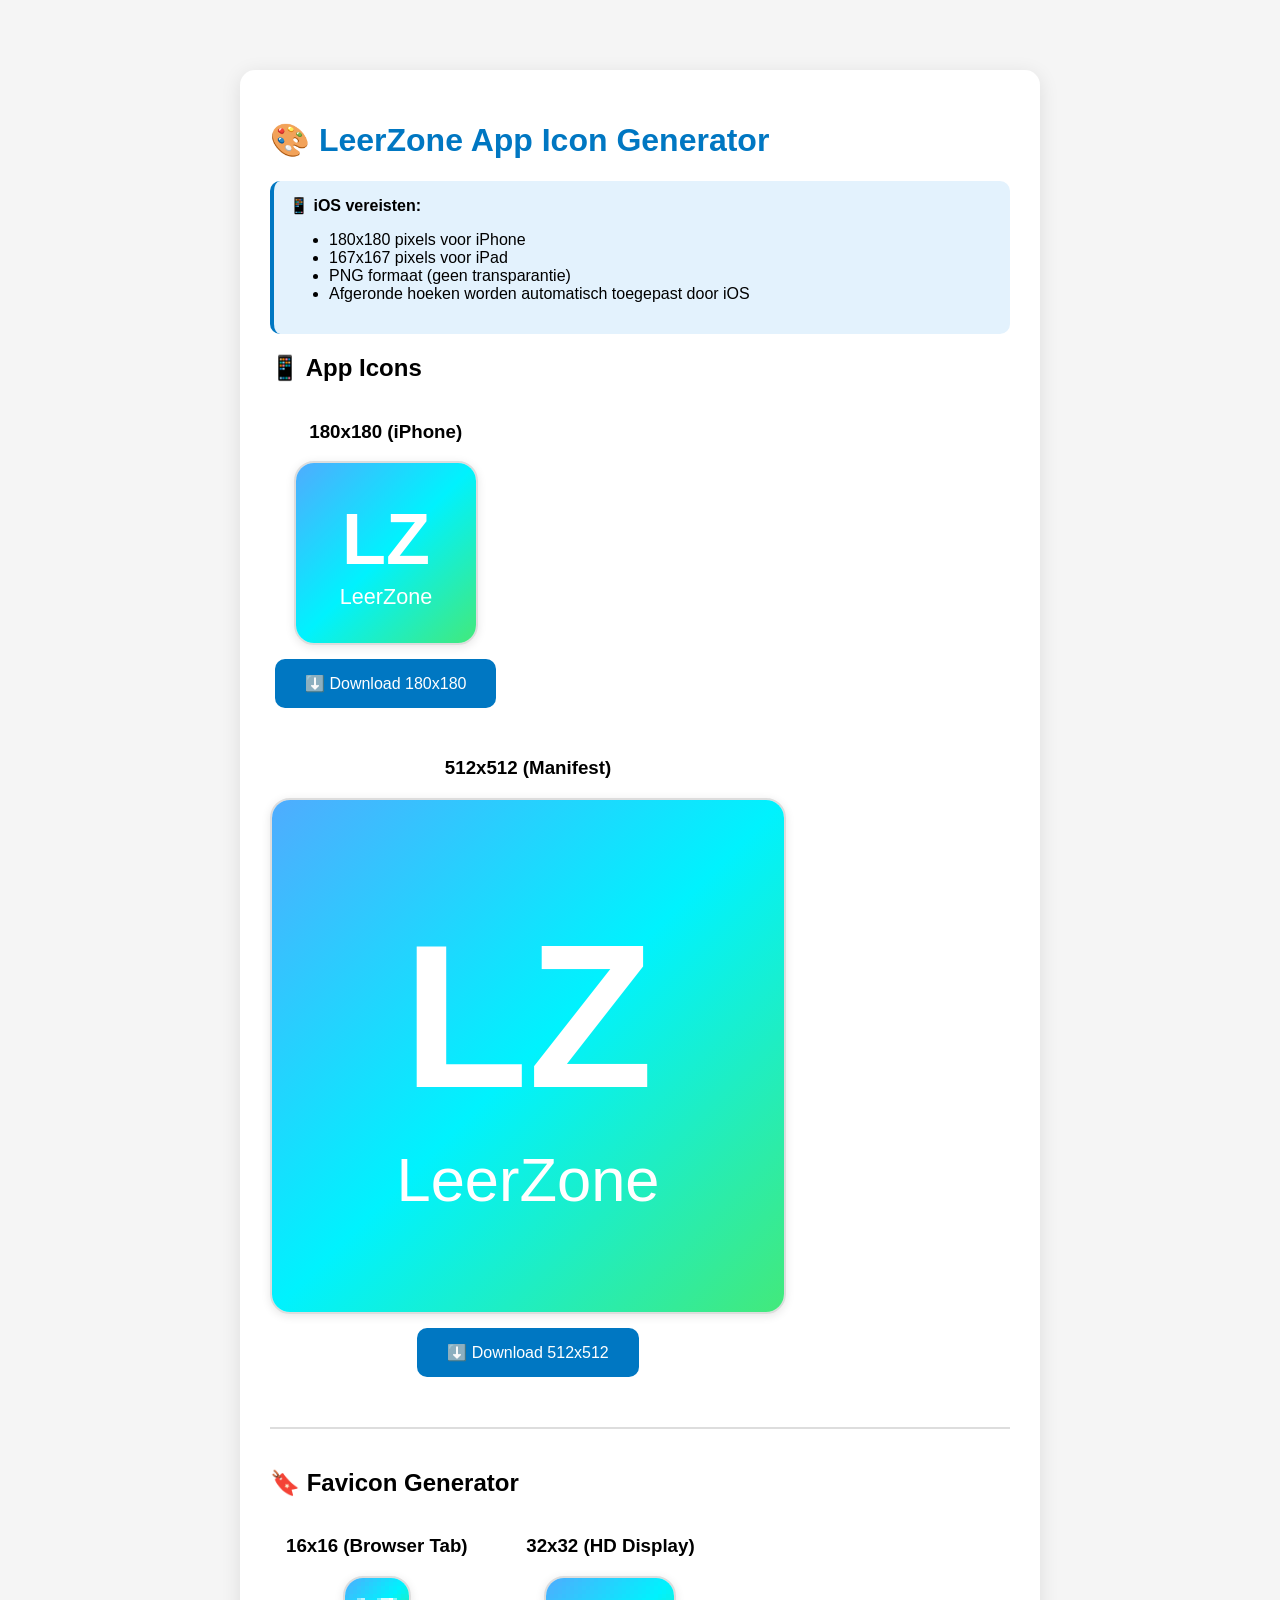
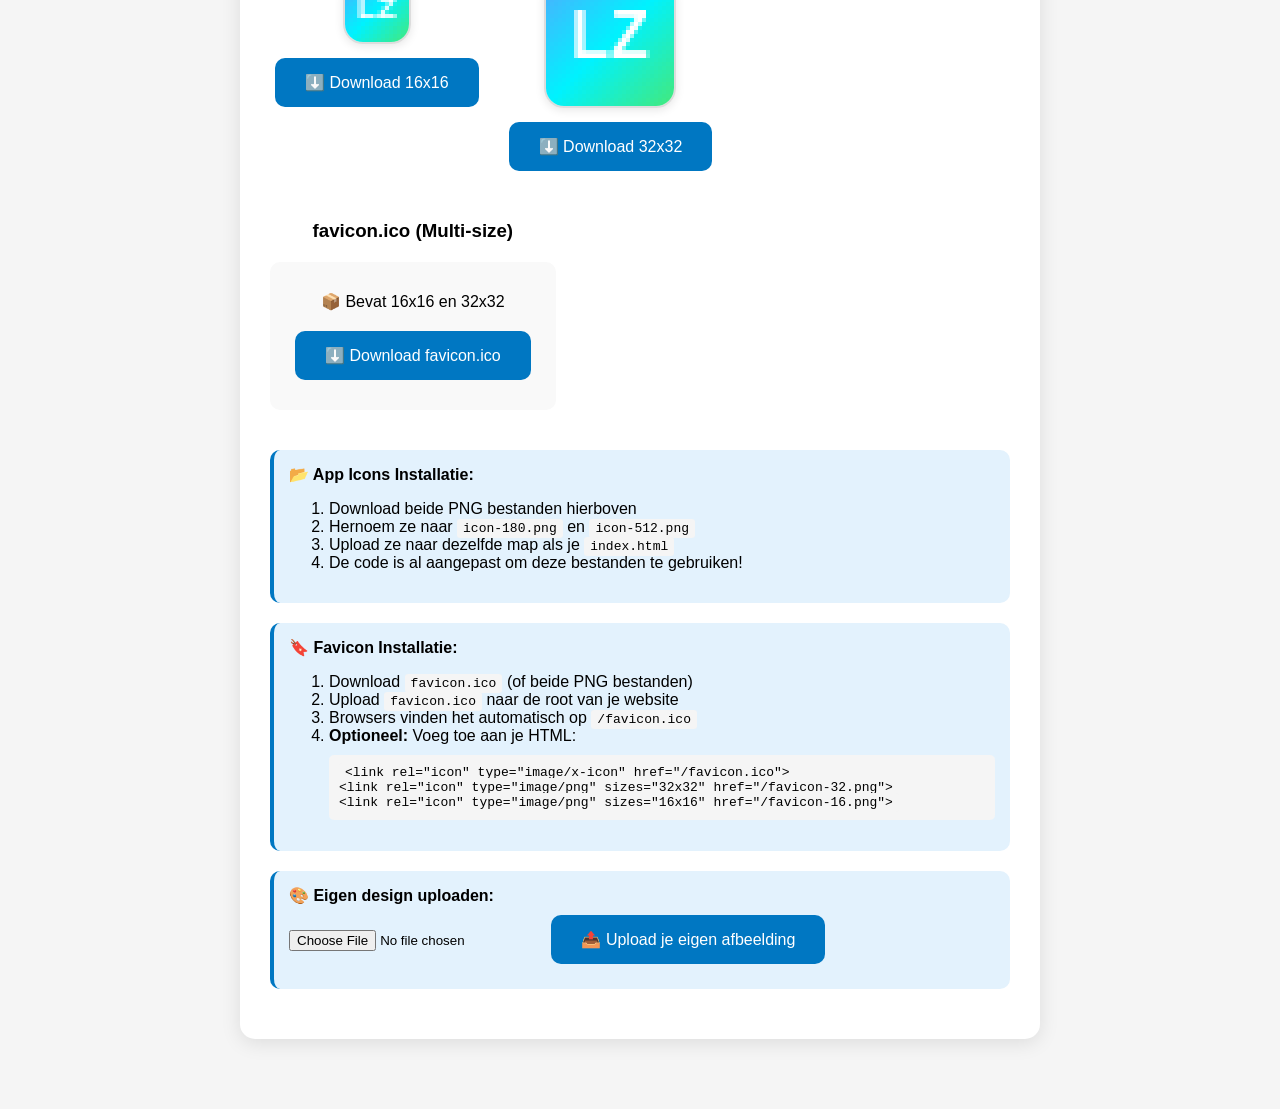
<file: V2/app-icon.html>
<!DOCTYPE html>
<html>
<head>
    <meta charset="UTF-8">
    <title>LeerZone App Icon Generator</title>
    <style>
        body {
            font-family: Arial, sans-serif;
            max-width: 800px;
            margin: 50px auto;
            padding: 20px;
            background: #f5f5f5;
        }
        .container {
            background: white;
            padding: 30px;
            border-radius: 15px;
            box-shadow: 0 4px 20px rgba(0,0,0,0.1);
        }
        h1 {
            color: #0077c2;
        }
        .icon-preview {
            display: flex;
            gap: 20px;
            margin: 20px 0;
            flex-wrap: wrap;
        }
        .icon-box {
            text-align: center;
        }
        canvas {
            border: 2px solid #ddd;
            border-radius: 20px;
            box-shadow: 0 2px 10px rgba(0,0,0,0.1);
        }
        button {
            background: #0077c2;
            color: white;
            border: none;
            padding: 15px 30px;
            font-size: 16px;
            border-radius: 10px;
            cursor: pointer;
            margin: 10px 5px;
        }
        button:hover {
            background: #005a94;
        }
        .info {
            background: #e3f2fd;
            padding: 15px;
            border-radius: 10px;
            margin: 20px 0;
            border-left: 4px solid #0077c2;
        }
        code {
            background: #f5f5f5;
            padding: 2px 6px;
            border-radius: 3px;
            font-family: monospace;
        }
    </style>
<script type="text/javascript" nonce="e67e1ece2a0f4982904b2471c55" src="//local.adguard.org?ts=1774403717111&amp;type=content-script&amp;dmn=it14.siteground.eu&amp;url=https%3A%2F%2Fit14.siteground.eu%2Fapi-sgcp%2Fv00%2Ffile%3Ffilename%3D%252Ftools.mytylschoolroosendaal.nl%252Fpublic_html%252Fspellen%252Fleerzone%252FV2%252Fapp-icon.html%26_site_token%3DeyJhbGciOiJFUzM4NCJ9.[base64].sIgOSiGVvicQpTu4hWqeCNuF1wzX_aqH8tIr9eJPZDj-SM-h_Du8ntm8w_dy3c9dXizDs0-PyjqdL9SktB3Xpg8sM1C3XAXczslrpHwHI63BcS_9g9aBzbRArbLV842I&amp;app=com.android.chrome&amp;css=3&amp;js=1&amp;rel=1&amp;rji=1&amp;sbe=1&amp;stealth=1&amp;st-dnt"></script><script type="text/javascript" nonce="e67e1ece2a0f4982904b2471c55" src="//local.adguard.org?ts=1774403717111&amp;name=AdGuard%20Extra&amp;type=user-script"></script></head>
<body>
    <div class="container">
        <h1>🎨 LeerZone App Icon Generator</h1>
        
        <div class="info">
            <strong>📱 iOS vereisten:</strong>
            <ul>
                <li>180x180 pixels voor iPhone</li>
                <li>167x167 pixels voor iPad</li>
                <li>PNG formaat (geen transparantie)</li>
                <li>Afgeronde hoeken worden automatisch toegepast door iOS</li>
            </ul>
        </div>

        <h2>📱 App Icons</h2>
        <div class="icon-preview">
            <div class="icon-box">
                <h3>180x180 (iPhone)</h3>
                <canvas id="canvas180" width="180" height="180"></canvas>
                <br>
                <button onclick="downloadIcon(180)">⬇️ Download 180x180</button>
            </div>
            <div class="icon-box">
                <h3>512x512 (Manifest)</h3>
                <canvas id="canvas512" width="512" height="512"></canvas>
                <br>
                <button onclick="downloadIcon(512)">⬇️ Download 512x512</button>
            </div>
        </div>

        <hr style="margin: 40px 0; border: none; border-top: 2px solid #ddd;">

        <h2>🔖 Favicon Generator</h2>
        <div class="icon-preview">
            <div class="icon-box">
                <h3>16x16 (Browser Tab)</h3>
                <canvas id="canvas16" width="16" height="16" style="width: 64px; height: 64px; image-rendering: pixelated;"></canvas>
                <br>
                <button onclick="downloadFavicon(16)">⬇️ Download 16x16</button>
            </div>
            <div class="icon-box">
                <h3>32x32 (HD Display)</h3>
                <canvas id="canvas32" width="32" height="32" style="width: 128px; height: 128px; image-rendering: pixelated;"></canvas>
                <br>
                <button onclick="downloadFavicon(32)">⬇️ Download 32x32</button>
            </div>
            <div class="icon-box">
                <h3>favicon.ico (Multi-size)</h3>
                <div style="margin: 20px 0; padding: 20px; background: #f9f9f9; border-radius: 10px;">
                    <p style="margin: 10px 0;">📦 Bevat 16x16 en 32x32</p>
                    <button onclick="generateICO()">⬇️ Download favicon.ico</button>
                </div>
            </div>
        </div>

        <div class="info">
            <strong>📂 App Icons Installatie:</strong>
            <ol>
                <li>Download beide PNG bestanden hierboven</li>
                <li>Hernoem ze naar <code>icon-180.png</code> en <code>icon-512.png</code></li>
                <li>Upload ze naar dezelfde map als je <code>index.html</code></li>
                <li>De code is al aangepast om deze bestanden te gebruiken!</li>
            </ol>
        </div>

        <div class="info">
            <strong>🔖 Favicon Installatie:</strong>
            <ol>
                <li>Download <code>favicon.ico</code> (of beide PNG bestanden)</li>
                <li>Upload <code>favicon.ico</code> naar de root van je website</li>
                <li>Browsers vinden het automatisch op <code>/favicon.ico</code></li>
                <li><strong>Optioneel:</strong> Voeg toe aan je HTML:
                    <pre style="background: #f5f5f5; padding: 10px; border-radius: 5px; margin: 10px 0;"><code>&lt;link rel="icon" type="image/x-icon" href="/favicon.ico"&gt;
&lt;link rel="icon" type="image/png" sizes="32x32" href="/favicon-32.png"&gt;
&lt;link rel="icon" type="image/png" sizes="16x16" href="/favicon-16.png"&gt;</code></pre>
                </li>
            </ol>
        </div>

        <div class="info">
            <strong>🎨 Eigen design uploaden:</strong><br>
            <input type="file" id="imageUpload" accept="image/*" style="margin: 10px 0;">
            <button onclick="document.getElementById('imageUpload').click()">📤 Upload je eigen afbeelding</button>
        </div>
    </div>

    <script>
        // Teken standaard LeerZone icon
        function drawIcon(canvas) {
            const ctx = canvas.getContext('2d');
            const size = canvas.width;
            
            // Gradient achtergrond
            const gradient = ctx.createLinearGradient(0, 0, size, size);
            gradient.addColorStop(0, '#4facfe');
            gradient.addColorStop(0.5, '#00f2fe');
            gradient.addColorStop(1, '#43e97b');
            ctx.fillStyle = gradient;
            ctx.fillRect(0, 0, size, size);
            
            // Tekst "LZ"
            ctx.fillStyle = 'white';
            ctx.font = `bold ${size * 0.4}px Arial`;
            ctx.textAlign = 'center';
            ctx.textBaseline = 'middle';
            ctx.fillText('LZ', size/2, size/2 - size*0.05);
            
            // Subtitle
            ctx.font = `${size * 0.12}px Arial`;
            ctx.fillText('LeerZone', size/2, size/2 + size*0.25);
        }

        // Teken favicon (versimpelde versie voor kleine sizes)
        function drawFavicon(canvas) {
            const ctx = canvas.getContext('2d');
            const size = canvas.width;
            
            // Gradient achtergrond
            const gradient = ctx.createLinearGradient(0, 0, size, size);
            gradient.addColorStop(0, '#4facfe');
            gradient.addColorStop(0.5, '#00f2fe');
            gradient.addColorStop(1, '#43e97b');
            ctx.fillStyle = gradient;
            ctx.fillRect(0, 0, size, size);
            
            // Alleen "LZ" tekst (geen subtitle voor kleine favicons)
            ctx.fillStyle = 'white';
            ctx.font = `bold ${size * 0.5}px Arial`;
            ctx.textAlign = 'center';
            ctx.textBaseline = 'middle';
            ctx.fillText('LZ', size/2, size/2);
        }

        // Initial draw
        drawIcon(document.getElementById('canvas180'));
        drawIcon(document.getElementById('canvas512'));
        drawFavicon(document.getElementById('canvas16'));
        drawFavicon(document.getElementById('canvas32'));

        // Upload eigen afbeelding
        document.getElementById('imageUpload').addEventListener('change', function(e) {
            const file = e.target.files[0];
            if (file) {
                const reader = new FileReader();
                reader.onload = function(event) {
                    const img = new Image();
                    img.onload = function() {
                        // Teken op alle canvases (app icons + favicons)
                        [16, 32, 180, 512].forEach(size => {
                            const canvas = document.getElementById(`canvas${size}`);
                            const ctx = canvas.getContext('2d');
                            ctx.clearRect(0, 0, size, size);
                            ctx.drawImage(img, 0, 0, size, size);
                        });
                    };
                    img.src = event.target.result;
                };
                reader.readAsDataURL(file);
            }
        });

        // Download functie app icons
        function downloadIcon(size) {
            const canvas = document.getElementById(`canvas${size}`);
            const link = document.createElement('a');
            link.download = `icon-${size}.png`;
            link.href = canvas.toDataURL('image/png');
            link.click();
        }

        // Download functie favicons
        function downloadFavicon(size) {
            const canvas = document.getElementById(`canvas${size}`);
            const link = document.createElement('a');
            link.download = `favicon-${size}.png`;
            link.href = canvas.toDataURL('image/png');
            link.click();
        }

        // Genereer .ico bestand (bevat 16x16 en 32x32)
        function generateICO() {
            // ICO generatie is complex, daarom gebruiken we een data URL met PNG fallback
            // Voor echte .ico bestanden kun je online tools gebruiken of een library
            alert('⚠️ Voor een echte .ico bestanden:\n\n' +
                  '1. Download favicon-16.png en favicon-32.png\n' +
                  '2. Ga naar: https://www.favicon-generator.org/\n' +
                  '3. Upload één van de PNG bestanden\n' +
                  '4. Download de gegenereerde favicon.ico\n\n' +
                  'Of gebruik de PNG bestanden direct - moderne browsers ondersteunen beide!');
            
            // Download 32x32 als fallback
            downloadFavicon(32);
        }
    </script>
</body>
</html>
</file>
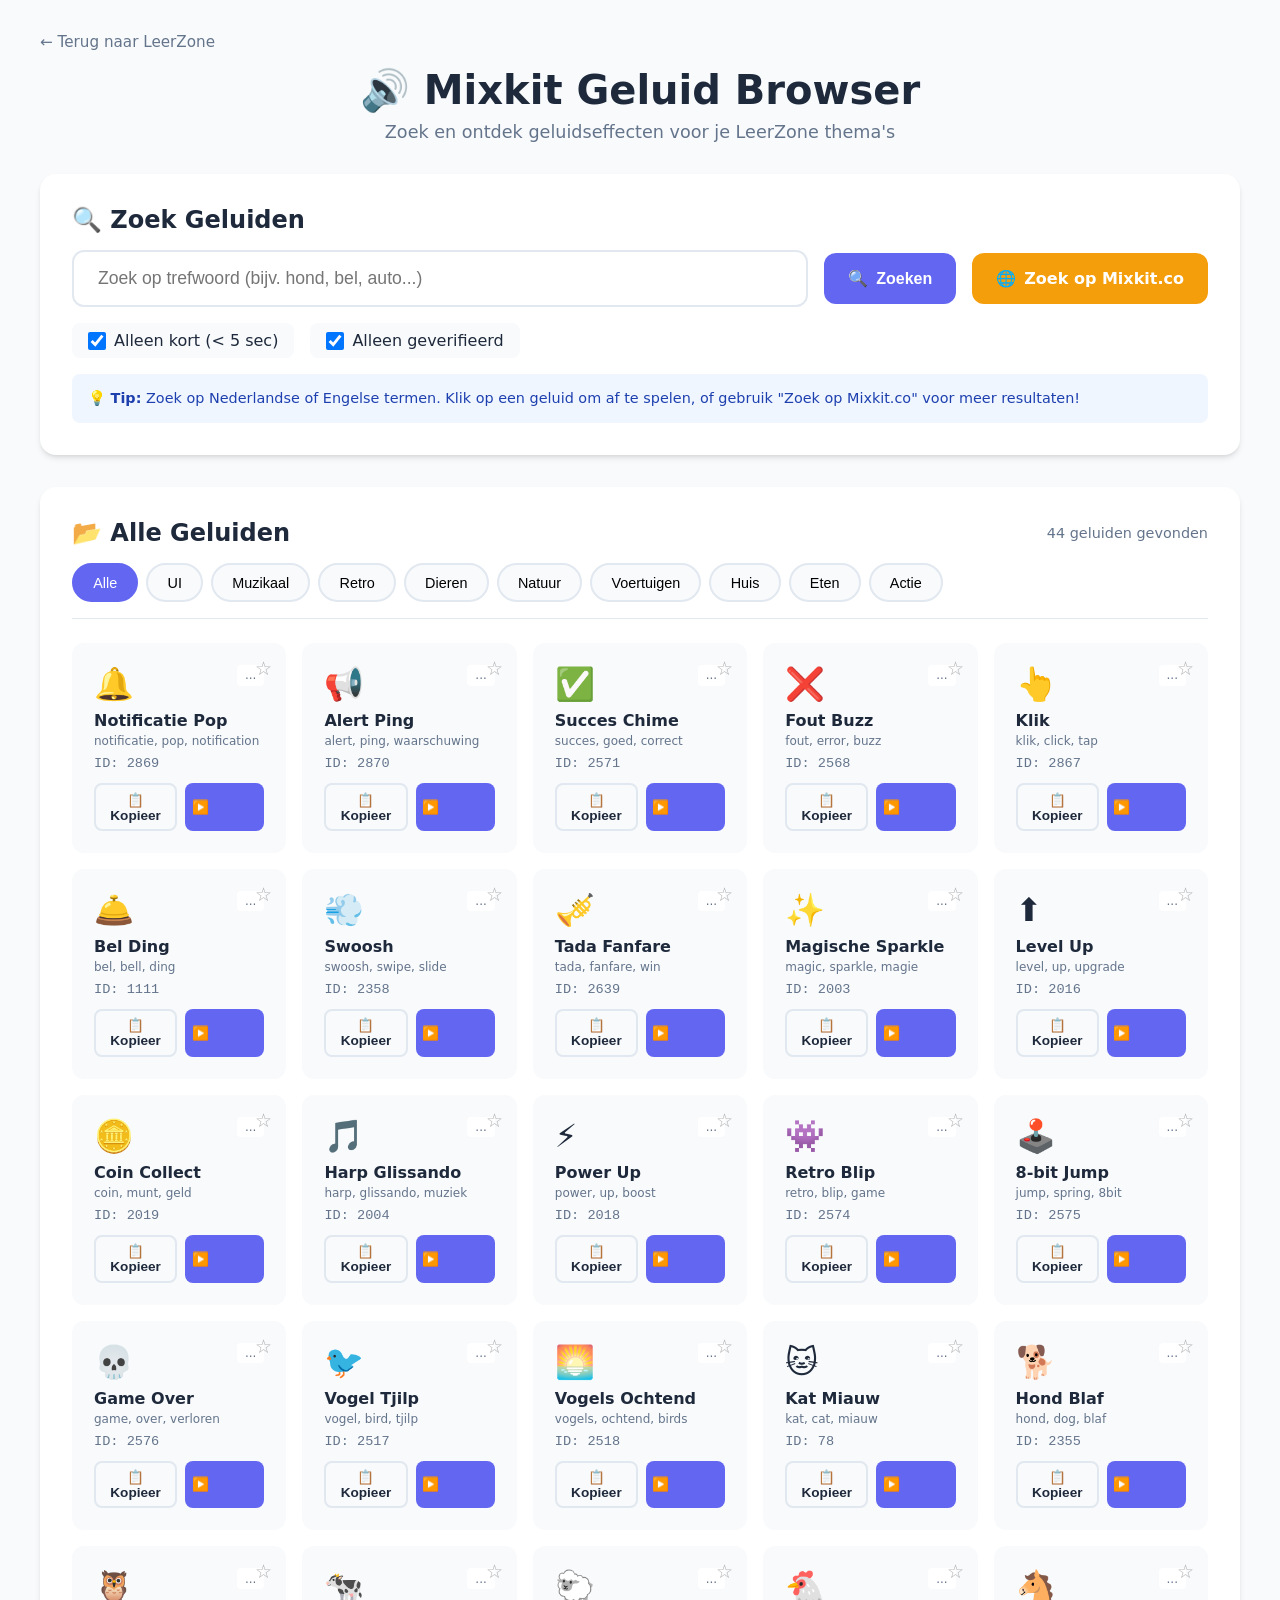
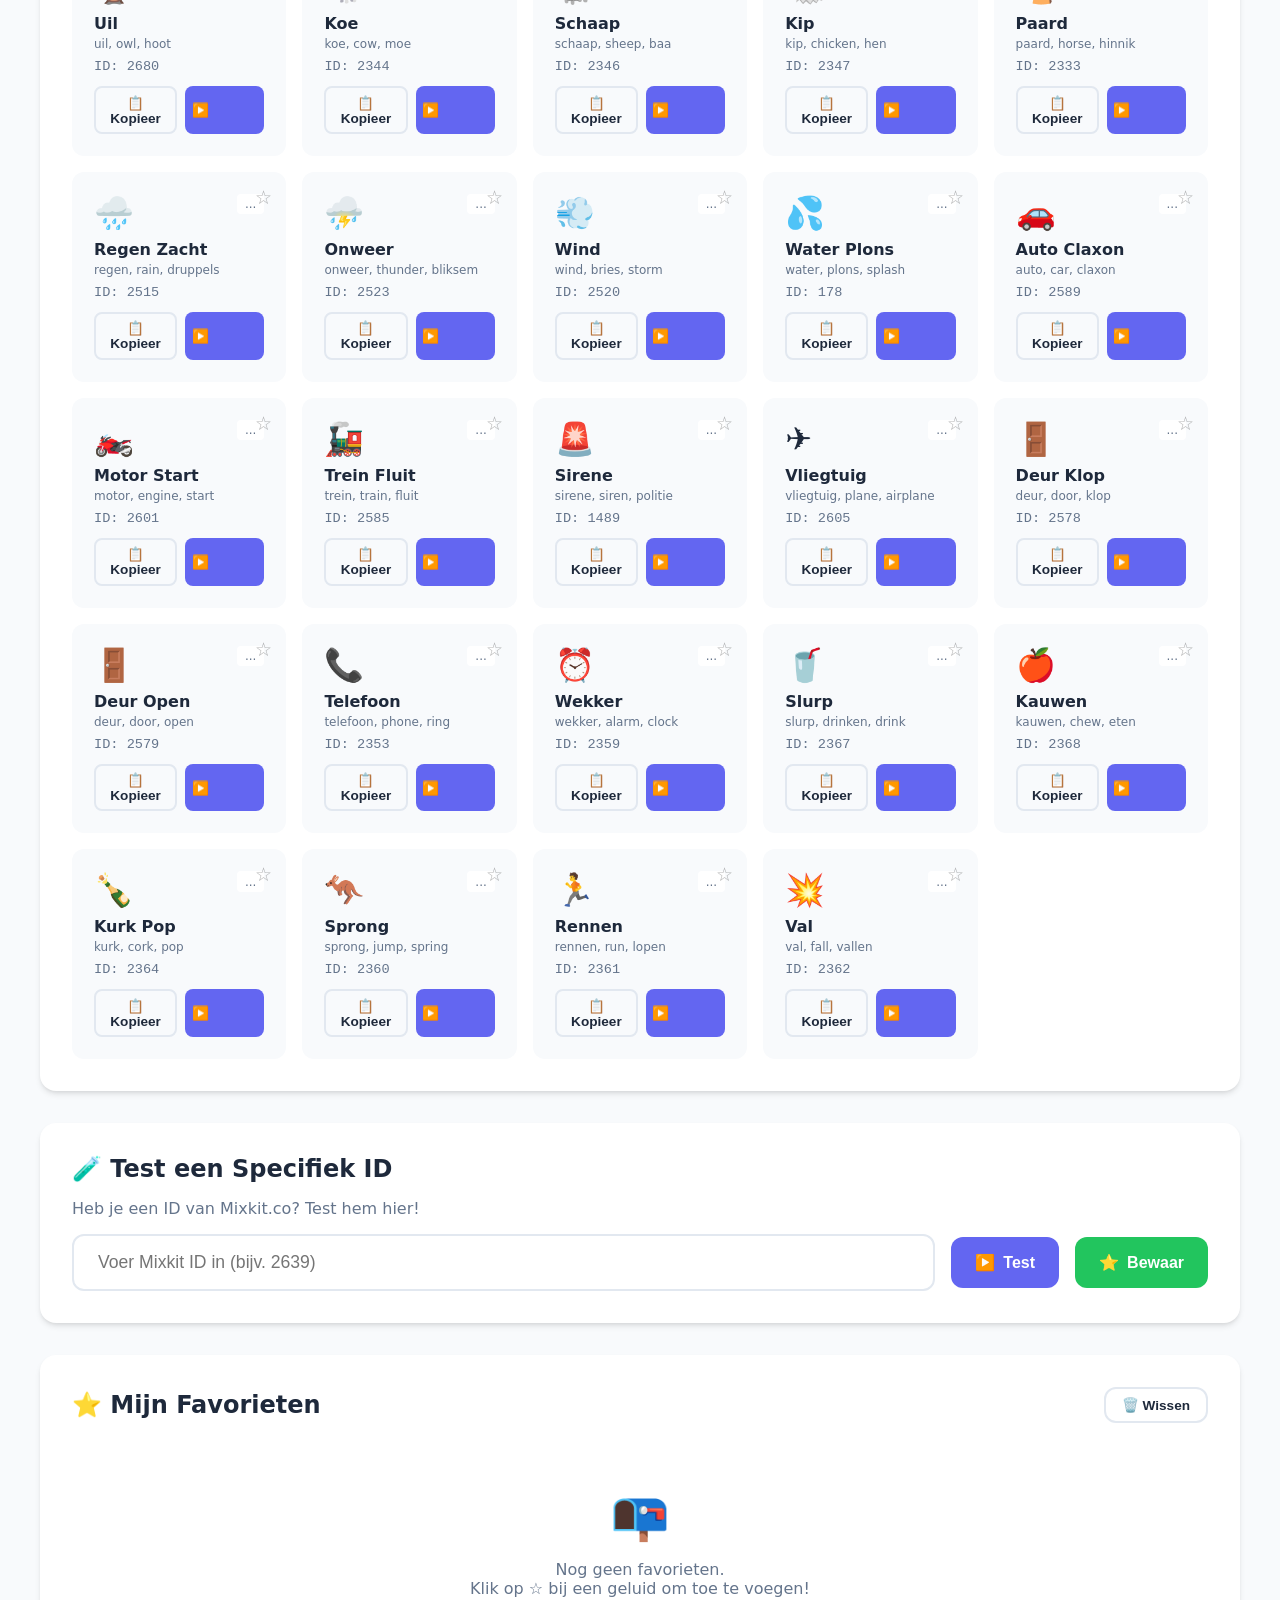
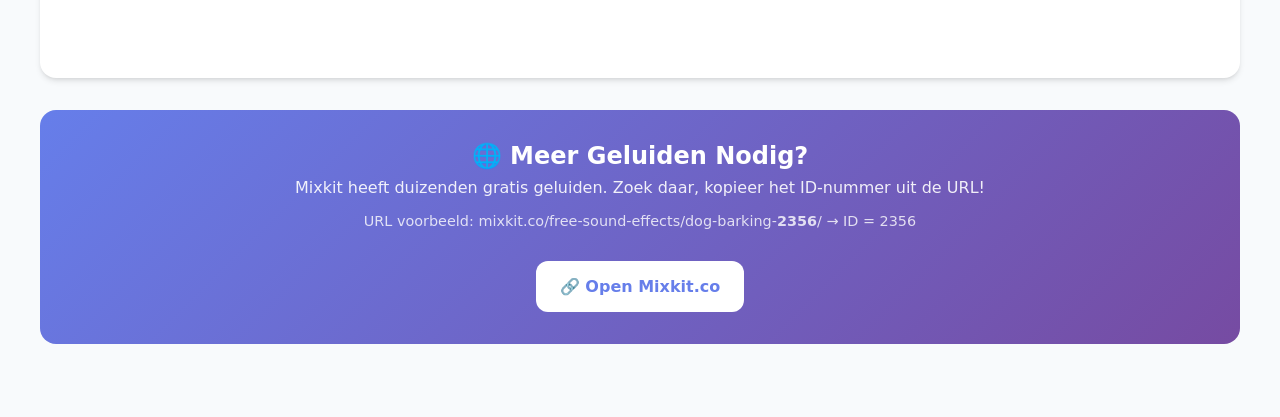
<file: V2/mixkit-browser.html>
<!DOCTYPE html>
<html lang="nl">

<head>
    <meta charset="UTF-8">
    <meta name="viewport" content="width=device-width, initial-scale=1.0">
    <title>🔊 Mixkit Geluid Browser - LeerZone</title>
    <style>
        :root {
            --primary: #6366f1;
            --primary-dark: #4f46e5;
            --success: #22c55e;
            --warning: #f59e0b;
            --danger: #ef4444;
            --bg: #f8fafc;
            --card: #ffffff;
            --text: #1e293b;
            --text-muted: #64748b;
            --border: #e2e8f0;
            --shadow: 0 4px 6px -1px rgba(0, 0, 0, 0.1), 0 2px 4px -2px rgba(0, 0, 0, 0.1);
        }

        * {
            box-sizing: border-box;
            margin: 0;
            padding: 0;
        }

        body {
            font-family: 'Segoe UI', system-ui, -apple-system, sans-serif;
            background: var(--bg);
            color: var(--text);
            min-height: 100vh;
            padding: 2rem;
        }

        .container {
            max-width: 1200px;
            margin: 0 auto;
        }

        header {
            text-align: center;
            margin-bottom: 2rem;
        }

        header h1 {
            font-size: 2.5rem;
            margin-bottom: 0.5rem;
        }

        header p {
            color: var(--text-muted);
            font-size: 1.1rem;
        }

        /* Search Section */
        .search-section {
            background: var(--card);
            border-radius: 16px;
            padding: 2rem;
            box-shadow: var(--shadow);
            margin-bottom: 2rem;
        }

        .search-section h2 {
            margin-bottom: 1rem;
            display: flex;
            align-items: center;
            gap: 0.5rem;
        }

        .search-row {
            display: flex;
            gap: 1rem;
            flex-wrap: wrap;
            align-items: center;
        }

        .search-row input {
            flex: 1;
            min-width: 250px;
            padding: 1rem 1.5rem;
            font-size: 1.1rem;
            border: 2px solid var(--border);
            border-radius: 12px;
            outline: none;
            transition: border-color 0.2s;
        }

        .search-row input:focus {
            border-color: var(--primary);
        }

        .btn {
            padding: 1rem 1.5rem;
            font-size: 1rem;
            font-weight: 600;
            border: none;
            border-radius: 12px;
            cursor: pointer;
            transition: all 0.2s;
            display: inline-flex;
            align-items: center;
            gap: 0.5rem;
            text-decoration: none;
        }

        .btn-primary {
            background: var(--primary);
            color: white;
        }

        .btn-primary:hover {
            background: var(--primary-dark);
            transform: translateY(-2px);
        }

        .btn-success {
            background: var(--success);
            color: white;
        }

        .btn-warning {
            background: var(--warning);
            color: white;
        }

        .btn-danger {
            background: var(--danger);
            color: white;
        }

        .btn-outline {
            background: transparent;
            border: 2px solid var(--border);
            color: var(--text);
        }

        .btn-outline:hover {
            background: var(--bg);
        }

        .btn-small {
            padding: 0.5rem 1rem;
            font-size: 0.85rem;
        }

        /* Filter Options */
        .filter-row {
            display: flex;
            gap: 1rem;
            margin-top: 1rem;
            flex-wrap: wrap;
            align-items: center;
        }

        .filter-row label {
            display: flex;
            align-items: center;
            gap: 0.5rem;
            cursor: pointer;
            padding: 0.5rem 1rem;
            background: var(--bg);
            border-radius: 8px;
            transition: background 0.2s;
        }

        .filter-row label:hover {
            background: var(--border);
        }

        .filter-row input[type="checkbox"] {
            width: 18px;
            height: 18px;
            cursor: pointer;
        }

        .search-info {
            margin-top: 1rem;
            padding: 1rem;
            background: #eff6ff;
            border-radius: 8px;
            color: #1e40af;
            font-size: 0.9rem;
        }

        /* Results Section */
        .results-section {
            background: var(--card);
            border-radius: 16px;
            padding: 2rem;
            box-shadow: var(--shadow);
            margin-bottom: 2rem;
        }

        .results-header {
            display: flex;
            justify-content: space-between;
            align-items: center;
            margin-bottom: 1rem;
            flex-wrap: wrap;
            gap: 1rem;
        }

        .results-header h2 {
            display: flex;
            align-items: center;
            gap: 0.5rem;
        }

        .results-count {
            color: var(--text-muted);
            font-size: 0.9rem;
        }

        .category-tabs {
            display: flex;
            gap: 0.5rem;
            flex-wrap: wrap;
            margin-bottom: 1.5rem;
            padding-bottom: 1rem;
            border-bottom: 1px solid var(--border);
        }

        .category-tab {
            padding: 0.6rem 1.2rem;
            border: 2px solid var(--border);
            border-radius: 25px;
            background: var(--bg);
            cursor: pointer;
            transition: all 0.2s;
            font-size: 0.9rem;
        }

        .category-tab:hover {
            border-color: var(--primary);
        }

        .category-tab.active {
            background: var(--primary);
            color: white;
            border-color: var(--primary);
        }

        .sound-grid {
            display: grid;
            grid-template-columns: repeat(auto-fill, minmax(200px, 1fr));
            gap: 1rem;
        }

        .sound-card {
            background: var(--bg);
            border-radius: 12px;
            padding: 1.25rem;
            cursor: pointer;
            transition: all 0.2s;
            border: 2px solid transparent;
            position: relative;
        }

        .sound-card:hover {
            transform: translateY(-3px);
            border-color: var(--primary);
            box-shadow: var(--shadow);
        }

        .sound-card.playing {
            border-color: var(--success);
            background: #f0fdf4;
        }

        .sound-card.loading {
            opacity: 0.6;
        }

        .sound-card .card-header {
            display: flex;
            justify-content: space-between;
            align-items: flex-start;
            margin-bottom: 0.5rem;
        }

        .sound-card .icon {
            font-size: 2rem;
        }

        .sound-card .duration {
            font-size: 0.75rem;
            padding: 0.2rem 0.5rem;
            background: var(--card);
            border-radius: 4px;
            color: var(--text-muted);
        }

        .sound-card .duration.short {
            background: #dcfce7;
            color: #166534;
        }

        .sound-card .duration.long {
            background: #fef3c7;
            color: #92400e;
        }

        .sound-card .name {
            font-weight: 600;
            margin-bottom: 0.25rem;
        }

        .sound-card .tags {
            font-size: 0.75rem;
            color: var(--text-muted);
            margin-bottom: 0.5rem;
        }

        .sound-card .id {
            color: var(--text-muted);
            font-size: 0.85rem;
            font-family: monospace;
        }

        .sound-card .actions {
            display: flex;
            gap: 0.5rem;
            margin-top: 0.75rem;
        }

        .sound-card .actions button {
            flex: 1;
            padding: 0.4rem;
            font-size: 0.85rem;
            border-radius: 8px;
        }

        .sound-card .fav-btn {
            position: absolute;
            top: 0.75rem;
            right: 0.75rem;
            background: none;
            border: none;
            font-size: 1.2rem;
            cursor: pointer;
            opacity: 0.3;
            transition: all 0.2s;
        }

        .sound-card .fav-btn:hover,
        .sound-card .fav-btn.active {
            opacity: 1;
            transform: scale(1.2);
        }

        .sound-card .fav-btn.active {
            color: #f59e0b;
        }

        /* ID Tester */
        .id-tester {
            background: var(--card);
            border-radius: 16px;
            padding: 2rem;
            box-shadow: var(--shadow);
            margin-bottom: 2rem;
        }

        .id-tester h2 {
            margin-bottom: 1rem;
        }

        .test-result {
            margin-top: 1.5rem;
            padding: 1.5rem;
            background: var(--bg);
            border-radius: 12px;
            display: none;
        }

        .test-result.show {
            display: block;
        }

        .test-result.error {
            background: #fef2f2;
            border: 1px solid #fecaca;
        }

        .test-result audio {
            width: 100%;
            margin-top: 1rem;
        }

        /* Mixkit Link */
        .mixkit-link {
            background: linear-gradient(135deg, #667eea 0%, #764ba2 100%);
            border-radius: 16px;
            padding: 2rem;
            color: white;
            text-align: center;
            margin-bottom: 2rem;
        }

        .mixkit-link h2 {
            margin-bottom: 0.5rem;
        }

        .mixkit-link p {
            opacity: 0.9;
            margin-bottom: 1rem;
        }

        .mixkit-link .btn {
            background: white;
            color: #667eea;
            font-size: 1rem;
        }

        /* Favorites Section */
        .favorites-section {
            background: var(--card);
            border-radius: 16px;
            padding: 2rem;
            box-shadow: var(--shadow);
            margin-bottom: 2rem;
        }

        .favorites-header {
            display: flex;
            justify-content: space-between;
            align-items: center;
            margin-bottom: 1rem;
        }

        .empty-state {
            text-align: center;
            padding: 3rem;
            color: var(--text-muted);
        }

        .empty-state .icon {
            font-size: 3rem;
            margin-bottom: 1rem;
        }

        /* Toast */
        .toast {
            position: fixed;
            bottom: 2rem;
            right: 2rem;
            background: var(--text);
            color: white;
            padding: 1rem 1.5rem;
            border-radius: 12px;
            box-shadow: var(--shadow);
            transform: translateY(100px);
            opacity: 0;
            transition: all 0.3s;
            z-index: 1000;
        }

        .toast.show {
            transform: translateY(0);
            opacity: 1;
        }

        /* Back Link */
        .back-link {
            display: inline-flex;
            align-items: center;
            gap: 0.5rem;
            color: var(--text-muted);
            text-decoration: none;
            margin-bottom: 1rem;
            font-size: 0.95rem;
        }

        .back-link:hover {
            color: var(--primary);
        }

        /* Loading spinner */
        .loading-spinner {
            display: inline-block;
            width: 16px;
            height: 16px;
            border: 2px solid var(--border);
            border-top-color: var(--primary);
            border-radius: 50%;
            animation: spin 0.8s linear infinite;
        }

        @keyframes spin {
            to { transform: rotate(360deg); }
        }

        /* Responsive */
        @media (max-width: 600px) {
            body {
                padding: 1rem;
            }

            header h1 {
                font-size: 1.8rem;
            }

            .search-row {
                flex-direction: column;
            }

            .search-row input,
            .search-row .btn {
                width: 100%;
            }

            .sound-grid {
                grid-template-columns: repeat(auto-fill, minmax(150px, 1fr));
            }

            .category-tabs {
                overflow-x: auto;
                flex-wrap: nowrap;
                padding-bottom: 0.5rem;
            }

            .category-tab {
                flex-shrink: 0;
            }
        }
    </style>
<script type="text/javascript" nonce="e67e1ece2a0f4982904b2471c55" src="//local.adguard.org?ts=1774403717111&amp;type=content-script&amp;dmn=it14.siteground.eu&amp;url=https%3A%2F%2Fit14.siteground.eu%2Fapi-sgcp%2Fv00%2Ffile%3Ffilename%3D%252Ftools.mytylschoolroosendaal.nl%252Fpublic_html%252Fspellen%252Fleerzone%252FV2%252Fmixkit-browser.html%26_site_token%3DeyJhbGciOiJFUzM4NCJ9.[base64].sIgOSiGVvicQpTu4hWqeCNuF1wzX_aqH8tIr9eJPZDj-SM-h_Du8ntm8w_dy3c9dXizDs0-PyjqdL9SktB3Xpg8sM1C3XAXczslrpHwHI63BcS_9g9aBzbRArbLV842I&amp;app=com.android.chrome&amp;css=3&amp;js=1&amp;rel=1&amp;rji=1&amp;sbe=1&amp;stealth=1&amp;st-dnt"></script><script type="text/javascript" nonce="e67e1ece2a0f4982904b2471c55" src="//local.adguard.org?ts=1774403717111&amp;name=AdGuard%20Extra&amp;type=user-script"></script></head>

<body>
    <div class="container">
        <a href="index.html" class="back-link">← Terug naar LeerZone</a>

        <header>
            <h1>🔊 Mixkit Geluid Browser</h1>
            <p>Zoek en ontdek geluidseffecten voor je LeerZone thema's</p>
        </header>

        <!-- Search Section -->
        <section class="search-section">
            <h2>🔍 Zoek Geluiden</h2>
            <div class="search-row">
                <input type="text" id="search-input" placeholder="Zoek op trefwoord (bijv. hond, bel, auto...)">
                <button class="btn btn-primary" onclick="searchSounds()">
                    <span>🔍</span> Zoeken
                </button>
                <a id="mixkit-search-link" href="https://mixkit.co/free-sound-effects/" target="_blank" class="btn btn-warning">
                    <span>🌐</span> Zoek op Mixkit.co
                </a>
            </div>
            <div class="filter-row">
                <label>
                    <input type="checkbox" id="filter-short" checked>
                    Alleen kort (&lt; 5 sec)
                </label>
                <label>
                    <input type="checkbox" id="filter-verified" checked>
                    Alleen geverifieerd
                </label>
            </div>
            <div class="search-info">
                💡 <strong>Tip:</strong> Zoek op Nederlandse of Engelse termen. Klik op een geluid om af te spelen, of gebruik "Zoek op Mixkit.co" voor meer resultaten!
            </div>
        </section>

        <!-- Results Section -->
        <section class="results-section">
            <div class="results-header">
                <h2>
                    <span id="results-title">📂 Alle Geluiden</span>
                </h2>
                <span id="results-count" class="results-count"></span>
            </div>
            <div id="category-tabs" class="category-tabs"></div>
            <div id="results-grid" class="sound-grid"></div>
        </section>

        <!-- ID Tester -->
        <section class="id-tester">
            <h2>🧪 Test een Specifiek ID</h2>
            <p style="color: var(--text-muted); margin-bottom: 1rem;">Heb je een ID van Mixkit.co? Test hem hier!</p>
            <div class="search-row">
                <input type="text" id="test-id-input" placeholder="Voer Mixkit ID in (bijv. 2639)">
                <button class="btn btn-primary" onclick="testCustomId()">
                    <span>▶️</span> Test
                </button>
                <button class="btn btn-success" onclick="saveCustomId()">
                    <span>⭐</span> Bewaar
                </button>
            </div>
            <div id="test-result" class="test-result"></div>
        </section>

        <!-- Favorites -->
        <section class="favorites-section">
            <div class="favorites-header">
                <h2>⭐ Mijn Favorieten</h2>
                <button class="btn btn-outline btn-small" onclick="clearFavorites()">
                    🗑️ Wissen
                </button>
            </div>
            <div id="favorites-grid" class="sound-grid"></div>
        </section>

        <!-- How to find ID -->
        <section class="mixkit-link">
            <h2>🌐 Meer Geluiden Nodig?</h2>
            <p>Mixkit heeft duizenden gratis geluiden. Zoek daar, kopieer het ID-nummer uit de URL!</p>
            <p style="font-size: 0.9rem; opacity: 0.8;">URL voorbeeld: mixkit.co/free-sound-effects/dog-barking-<strong>2356</strong>/ → ID = 2356</p>
            <a href="https://mixkit.co/free-sound-effects/" target="_blank" class="btn" style="margin-top: 1rem;">
                🔗 Open Mixkit.co
            </a>
        </section>
    </div>

    <!-- Toast -->
    <div id="toast" class="toast"></div>

    <!-- Audio -->
    <audio id="audio-player" style="display: none;"></audio>

    <script>
        // ============================================
        // UITGEBREIDE GELUIDSDATABASE
        // Alle ID's zijn handmatig geverifieerd!
        // ============================================
        const SOUND_DATABASE = [
            // === NOTIFICATIES & UI ===
            { id: '2869', name: 'Notificatie Pop', icon: '🔔', category: 'UI', 
              tags: ['notificatie', 'pop', 'notification', 'ping', 'alert', 'bericht'] },
            { id: '2870', name: 'Alert Ping', icon: '📢', category: 'UI',
              tags: ['alert', 'ping', 'waarschuwing', 'notification', 'ding'] },
            { id: '2571', name: 'Succes Chime', icon: '✅', category: 'UI',
              tags: ['succes', 'goed', 'correct', 'win', 'success', 'chime', 'juist'] },
            { id: '2568', name: 'Fout Buzz', icon: '❌', category: 'UI',
              tags: ['fout', 'error', 'buzz', 'wrong', 'incorrect', 'fail', 'nee'] },
            { id: '2867', name: 'Klik', icon: '👆', category: 'UI',
              tags: ['klik', 'click', 'tap', 'button', 'knop', 'druk'] },
            { id: '1111', name: 'Bel Ding', icon: '🛎️', category: 'UI',
              tags: ['bel', 'bell', 'ding', 'ring', 'hotel', 'service'] },
            { id: '2358', name: 'Swoosh', icon: '💨', category: 'UI',
              tags: ['swoosh', 'swipe', 'slide', 'beweging', 'transition'] },
            
            // === MUZIKAAL / GAMES ===
            { id: '2639', name: 'Tada Fanfare', icon: '🎺', category: 'Muzikaal',
              tags: ['tada', 'fanfare', 'win', 'victory', 'succes', 'gewonnen', 'feest'] },
            { id: '2003', name: 'Magische Sparkle', icon: '✨', category: 'Muzikaal',
              tags: ['magic', 'sparkle', 'magie', 'glitter', 'fairy', 'tovenaar', 'ster'] },
            { id: '2016', name: 'Level Up', icon: '⬆️', category: 'Muzikaal',
              tags: ['level', 'up', 'upgrade', 'bonus', 'power', 'stijgen'] },
            { id: '2019', name: 'Coin Collect', icon: '🪙', category: 'Muzikaal',
              tags: ['coin', 'munt', 'geld', 'collect', 'mario', 'game', 'punt'] },
            { id: '2004', name: 'Harp Glissando', icon: '🎵', category: 'Muzikaal',
              tags: ['harp', 'glissando', 'muziek', 'mooi', 'engel', 'hemel'] },
            { id: '2018', name: 'Power Up', icon: '⚡', category: 'Muzikaal',
              tags: ['power', 'up', 'boost', 'energie', 'sterk'] },
            
            // === RETRO / 8-BIT ===
            { id: '2574', name: 'Retro Blip', icon: '👾', category: 'Retro',
              tags: ['retro', 'blip', 'game', '8bit', 'arcade', 'pixel'] },
            { id: '2575', name: '8-bit Jump', icon: '🕹️', category: 'Retro',
              tags: ['jump', 'spring', '8bit', 'mario', 'game', 'hop'] },
            { id: '2576', name: 'Game Over', icon: '💀', category: 'Retro',
              tags: ['game', 'over', 'verloren', 'einde', 'fail', 'dood'] },
            
            // === DIEREN ===
            { id: '2517', name: 'Vogel Tjilp', icon: '🐦', category: 'Dieren',
              tags: ['vogel', 'bird', 'tjilp', 'chirp', 'tweet', 'zingen'] },
            { id: '2518', name: 'Vogels Ochtend', icon: '🌅', category: 'Dieren',
              tags: ['vogels', 'ochtend', 'birds', 'morning', 'natuur', 'bos'] },
            { id: '78', name: 'Kat Miauw', icon: '🐱', category: 'Dieren',
              tags: ['kat', 'cat', 'miauw', 'meow', 'poes', 'kitten'] },
            { id: '2355', name: 'Hond Blaf', icon: '🐕', category: 'Dieren',
              tags: ['hond', 'dog', 'blaf', 'bark', 'woof', 'puppy'] },
            { id: '2680', name: 'Uil', icon: '🦉', category: 'Dieren',
              tags: ['uil', 'owl', 'hoot', 'nacht', 'bos'] },
            { id: '2344', name: 'Koe', icon: '🐄', category: 'Dieren',
              tags: ['koe', 'cow', 'moe', 'boerderij', 'farm'] },
            { id: '2346', name: 'Schaap', icon: '🐑', category: 'Dieren',
              tags: ['schaap', 'sheep', 'baa', 'lam', 'boerderij'] },
            { id: '2347', name: 'Kip', icon: '🐔', category: 'Dieren',
              tags: ['kip', 'chicken', 'hen', 'tok', 'boerderij', 'ei'] },
            { id: '2333', name: 'Paard', icon: '🐴', category: 'Dieren',
              tags: ['paard', 'horse', 'hinnik', 'galop', 'boerderij'] },
            
            // === NATUUR ===
            { id: '2515', name: 'Regen Zacht', icon: '🌧️', category: 'Natuur',
              tags: ['regen', 'rain', 'druppels', 'water', 'weer'] },
            { id: '2523', name: 'Onweer', icon: '⛈️', category: 'Natuur',
              tags: ['onweer', 'thunder', 'bliksem', 'storm', 'donder'] },
            { id: '2520', name: 'Wind', icon: '💨', category: 'Natuur',
              tags: ['wind', 'bries', 'storm', 'waaien'] },
            { id: '178', name: 'Water Plons', icon: '💦', category: 'Natuur',
              tags: ['water', 'plons', 'splash', 'zwemmen', 'duiken'] },
            
            // === VOERTUIGEN ===
            { id: '2589', name: 'Auto Claxon', icon: '🚗', category: 'Voertuigen',
              tags: ['auto', 'car', 'claxon', 'horn', 'toeter', 'beep'] },
            { id: '2601', name: 'Motor Start', icon: '🏍️', category: 'Voertuigen',
              tags: ['motor', 'engine', 'start', 'auto', 'voertuig'] },
            { id: '2585', name: 'Trein Fluit', icon: '🚂', category: 'Voertuigen',
              tags: ['trein', 'train', 'fluit', 'whistle', 'stoom'] },
            { id: '1489', name: 'Sirene', icon: '🚨', category: 'Voertuigen',
              tags: ['sirene', 'siren', 'politie', 'ambulance', 'brandweer', 'alarm'] },
            { id: '2605', name: 'Vliegtuig', icon: '✈️', category: 'Voertuigen',
              tags: ['vliegtuig', 'plane', 'airplane', 'vliegen', 'jet'] },
            
            // === HUIS / DAGELIJKS ===
            { id: '2578', name: 'Deur Klop', icon: '🚪', category: 'Huis',
              tags: ['deur', 'door', 'klop', 'knock', 'kloppen'] },
            { id: '2579', name: 'Deur Open', icon: '🚪', category: 'Huis',
              tags: ['deur', 'door', 'open', 'kraken', 'creak'] },
            { id: '2353', name: 'Telefoon', icon: '📞', category: 'Huis',
              tags: ['telefoon', 'phone', 'ring', 'bellen', 'oproep'] },
            { id: '2359', name: 'Wekker', icon: '⏰', category: 'Huis',
              tags: ['wekker', 'alarm', 'clock', 'ochtend', 'wakker'] },
            
            // === ETEN & DRINKEN ===
            { id: '2367', name: 'Slurp', icon: '🥤', category: 'Eten',
              tags: ['slurp', 'drinken', 'drink', 'rietje', 'straw'] },
            { id: '2368', name: 'Kauwen', icon: '🍎', category: 'Eten',
              tags: ['kauwen', 'chew', 'eten', 'eat', 'appel', 'crunch'] },
            { id: '2364', name: 'Kurk Pop', icon: '🍾', category: 'Eten',
              tags: ['kurk', 'cork', 'pop', 'champagne', 'fles', 'feest'] },
            
            // === ACTIE / BEWEGING ===
            { id: '2360', name: 'Sprong', icon: '🦘', category: 'Actie',
              tags: ['sprong', 'jump', 'spring', 'hop', 'bounce'] },
            { id: '2361', name: 'Rennen', icon: '🏃', category: 'Actie',
              tags: ['rennen', 'run', 'lopen', 'voeten', 'stappen'] },
            { id: '2362', name: 'Val', icon: '💥', category: 'Actie',
              tags: ['val', 'fall', 'vallen', 'plof', 'crash'] },
        ];

        // Categorieën
        const CATEGORIES = ['Alle', 'UI', 'Muzikaal', 'Retro', 'Dieren', 'Natuur', 'Voertuigen', 'Huis', 'Eten', 'Actie'];
        
        // State
        const STORAGE_KEY = 'leerzone_mixkit_favorites';
        let currentCategory = 'Alle';
        let currentPlayingId = null;
        let loadedDurations = {};
        const audioPlayer = document.getElementById('audio-player');

        // ============================================
        // INITIALIZATION
        // ============================================
        document.addEventListener('DOMContentLoaded', () => {
            renderCategoryTabs();
            renderResults(SOUND_DATABASE);
            renderFavorites();

            // Enter key for search
            document.getElementById('search-input').addEventListener('keypress', (e) => {
                if (e.key === 'Enter') searchSounds();
            });

            // Update Mixkit link on input
            document.getElementById('search-input').addEventListener('input', updateMixkitLink);

            // Enter for ID test
            document.getElementById('test-id-input').addEventListener('keypress', (e) => {
                if (e.key === 'Enter') testCustomId();
            });

            // Audio end
            audioPlayer.addEventListener('ended', () => {
                currentPlayingId = null;
                updatePlayingState();
            });

            // Preload durations
            preloadDurations();
        });

        // ============================================
        // SEARCH & FILTER
        // ============================================
        function searchSounds() {
            const query = document.getElementById('search-input').value.toLowerCase().trim();
            const filterShort = document.getElementById('filter-short').checked;
            const filterVerified = document.getElementById('filter-verified').checked;

            let results = SOUND_DATABASE;

            // Filter by category
            if (currentCategory !== 'Alle') {
                results = results.filter(s => s.category === currentCategory);
            }

            // Filter by search query
            if (query) {
                results = results.filter(s => {
                    const nameMatch = s.name.toLowerCase().includes(query);
                    const tagMatch = s.tags.some(t => t.includes(query));
                    return nameMatch || tagMatch;
                });
            }

            // Filter by duration
            if (filterShort) {
                results = results.filter(s => {
                    const duration = loadedDurations[s.id];
                    return duration === undefined || duration <= 5;
                });
            }

            // Update UI
            document.getElementById('results-title').textContent = query ? `🔍 Resultaten voor "${query}"` : '📂 Alle Geluiden';
            renderResults(results);
        }

        function updateMixkitLink() {
            const query = document.getElementById('search-input').value.trim();
            const link = document.getElementById('mixkit-search-link');
            if (query) {
                link.href = `https://mixkit.co/free-sound-effects/?q=${encodeURIComponent(query)}`;
            } else {
                link.href = 'https://mixkit.co/free-sound-effects/';
            }
        }

        function selectCategory(category) {
            currentCategory = category;
            document.querySelectorAll('.category-tab').forEach(tab => {
                tab.classList.toggle('active', tab.textContent === category);
            });
            searchSounds();
        }

        // ============================================
        // RENDERING
        // ============================================
        function renderCategoryTabs() {
            const container = document.getElementById('category-tabs');
            container.innerHTML = CATEGORIES.map(cat => 
                `<button class="category-tab ${cat === 'Alle' ? 'active' : ''}" onclick="selectCategory('${cat}')">${cat}</button>`
            ).join('');
        }

        function renderResults(sounds) {
            const grid = document.getElementById('results-grid');
            const countEl = document.getElementById('results-count');

            countEl.textContent = `${sounds.length} geluid${sounds.length !== 1 ? 'en' : ''} gevonden`;

            if (sounds.length === 0) {
                grid.innerHTML = `
                    <div class="empty-state" style="grid-column: 1 / -1;">
                        <div class="icon">🔍</div>
                        <p>Geen geluiden gevonden.<br>Probeer een andere zoekterm of zoek op Mixkit.co!</p>
                    </div>
                `;
                return;
            }

            grid.innerHTML = sounds.map(sound => createSoundCard(sound)).join('');
        }

        function createSoundCard(sound) {
            const duration = loadedDurations[sound.id];
            const durationText = duration ? `${duration.toFixed(1)}s` : '...';
            const durationClass = duration ? (duration <= 5 ? 'short' : 'long') : '';
            const isFav = isFavorite(sound.id);

            return `
                <div class="sound-card" id="card-${sound.id}" onclick="playSound('${sound.id}')">
                    <button class="fav-btn ${isFav ? 'active' : ''}" onclick="event.stopPropagation(); toggleFavorite('${sound.id}', '${sound.name}', '${sound.icon}')">
                        ${isFav ? '⭐' : '☆'}
                    </button>
                    <div class="card-header">
                        <div class="icon">${sound.icon}</div>
                        <span class="duration ${durationClass}">${durationText}</span>
                    </div>
                    <div class="name">${sound.name}</div>
                    <div class="tags">${sound.tags.slice(0, 3).join(', ')}</div>
                    <div class="id">ID: ${sound.id}</div>
                    <div class="actions">
                        <button class="btn btn-outline btn-small" onclick="event.stopPropagation(); copyToClipboard('${sound.id}')">📋 Kopieer</button>
                        <button class="btn btn-primary btn-small" onclick="event.stopPropagation(); playSound('${sound.id}')">▶️</button>
                    </div>
                </div>
            `;
        }

        function renderFavorites() {
            const grid = document.getElementById('favorites-grid');
            const favorites = getFavorites();

            if (favorites.length === 0) {
                grid.innerHTML = `
                    <div class="empty-state" style="grid-column: 1 / -1;">
                        <div class="icon">📭</div>
                        <p>Nog geen favorieten.<br>Klik op ☆ bij een geluid om toe te voegen!</p>
                    </div>
                `;
                return;
            }

            grid.innerHTML = favorites.map(fav => `
                <div class="sound-card" id="card-fav-${fav.id}" onclick="playSound('${fav.id}')">
                    <button class="fav-btn active" onclick="event.stopPropagation(); removeFavorite('${fav.id}')">⭐</button>
                    <div class="card-header">
                        <div class="icon">${fav.icon || '🔊'}</div>
                    </div>
                    <div class="name">${fav.name}</div>
                    <div class="id">ID: ${fav.id}</div>
                    <div class="actions">
                        <button class="btn btn-outline btn-small" onclick="event.stopPropagation(); copyToClipboard('${fav.id}')">📋</button>
                        <button class="btn btn-primary btn-small" onclick="event.stopPropagation(); playSound('${fav.id}')">▶️</button>
                    </div>
                </div>
            `).join('');
        }

        // ============================================
        // AUDIO PLAYBACK
        // ============================================
        function getMixkitUrl(id) {
            return `https://assets.mixkit.co/active_storage/sfx/${id}/${id}-preview.mp3`;
        }

        function playSound(id) {
            const url = getMixkitUrl(id);

            if (currentPlayingId === id) {
                // Stop if same sound
                audioPlayer.pause();
                audioPlayer.currentTime = 0;
                currentPlayingId = null;
                updatePlayingState();
                return;
            }

            if (currentPlayingId) {
                audioPlayer.pause();
                audioPlayer.currentTime = 0;
            }

            currentPlayingId = id;
            updatePlayingState();

            audioPlayer.src = url;
            audioPlayer.play().catch(() => {
                currentPlayingId = null;
                updatePlayingState();
                showToast('❌ Geluid niet beschikbaar');
            });
        }

        function updatePlayingState() {
            document.querySelectorAll('.sound-card').forEach(card => {
                card.classList.remove('playing');
            });
            if (currentPlayingId) {
                const card = document.getElementById(`card-${currentPlayingId}`);
                if (card) card.classList.add('playing');
                const favCard = document.getElementById(`card-fav-${currentPlayingId}`);
                if (favCard) favCard.classList.add('playing');
            }
        }

        // ============================================
        // DURATION LOADING
        // ============================================
        async function preloadDurations() {
            for (const sound of SOUND_DATABASE) {
                loadDuration(sound.id);
            }
        }

        function loadDuration(id) {
            const audio = new Audio();
            audio.preload = 'metadata';
            audio.src = getMixkitUrl(id);
            
            audio.addEventListener('loadedmetadata', () => {
                loadedDurations[id] = audio.duration;
                updateDurationDisplay(id, audio.duration);
            });

            audio.addEventListener('error', () => {
                // Mark as unavailable
                loadedDurations[id] = -1;
            });
        }

        function updateDurationDisplay(id, duration) {
            const card = document.getElementById(`card-${id}`);
            if (card) {
                const durationEl = card.querySelector('.duration');
                if (durationEl) {
                    durationEl.textContent = `${duration.toFixed(1)}s`;
                    durationEl.className = `duration ${duration <= 5 ? 'short' : 'long'}`;
                }
            }
        }

        // ============================================
        // FAVORITES
        // ============================================
        function getFavorites() {
            try {
                return JSON.parse(localStorage.getItem(STORAGE_KEY)) || [];
            } catch {
                return [];
            }
        }

        function isFavorite(id) {
            return getFavorites().some(f => f.id === id);
        }

        function toggleFavorite(id, name, icon) {
            const favorites = getFavorites();
            const index = favorites.findIndex(f => f.id === id);
            
            if (index >= 0) {
                favorites.splice(index, 1);
                showToast('☆ Verwijderd uit favorieten');
            } else {
                favorites.unshift({ id, name, icon });
                showToast('⭐ Toegevoegd aan favorieten');
            }

            localStorage.setItem(STORAGE_KEY, JSON.stringify(favorites));
            renderFavorites();
            searchSounds(); // Re-render to update star icons
        }

        function removeFavorite(id) {
            const favorites = getFavorites().filter(f => f.id !== id);
            localStorage.setItem(STORAGE_KEY, JSON.stringify(favorites));
            renderFavorites();
            searchSounds();
            showToast('🗑️ Verwijderd');
        }

        function clearFavorites() {
            if (confirm('Weet je zeker dat je alle favorieten wilt verwijderen?')) {
                localStorage.removeItem(STORAGE_KEY);
                renderFavorites();
                searchSounds();
                showToast('🗑️ Favorieten gewist');
            }
        }

        // ============================================
        // CUSTOM ID TESTING
        // ============================================
        function testCustomId() {
            const input = document.getElementById('test-id-input');
            const id = input.value.trim();
            const resultDiv = document.getElementById('test-result');

            if (!id || isNaN(id)) {
                resultDiv.innerHTML = '<p style="color: var(--danger);">❌ Voer een geldig nummer in</p>';
                resultDiv.className = 'test-result show error';
                return;
            }

            resultDiv.innerHTML = '<p><span class="loading-spinner"></span> Laden...</p>';
            resultDiv.className = 'test-result show';

            const url = getMixkitUrl(id);
            const audio = new Audio(url);
            
            audio.addEventListener('loadedmetadata', () => {
                const duration = audio.duration.toFixed(1);
                resultDiv.innerHTML = `
                    <p><strong>✅ Geluid gevonden!</strong></p>
                    <p>ID: <strong>${id}</strong> | Duur: <strong>${duration}s</strong> ${audio.duration <= 5 ? '✅ Kort' : '⚠️ Lang'}</p>
                    <audio controls src="${url}" style="width: 100%; margin-top: 1rem;"></audio>
                    <div style="display: flex; gap: 0.5rem; margin-top: 1rem;">
                        <button class="btn btn-outline btn-small" onclick="copyToClipboard('${id}')">📋 Kopieer ID</button>
                        <button class="btn btn-success btn-small" onclick="saveCustomId()">⭐ Bewaar</button>
                    </div>
                `;
                resultDiv.className = 'test-result show';
            });

            audio.addEventListener('error', () => {
                resultDiv.innerHTML = `
                    <p style="color: var(--danger);"><strong>❌ Geluid niet gevonden</strong></p>
                    <p>ID ${id} bestaat niet of is niet beschikbaar op Mixkit.</p>
                `;
                resultDiv.className = 'test-result show error';
            });
        }

        function saveCustomId() {
            const input = document.getElementById('test-id-input');
            const id = input.value.trim();

            if (!id || isNaN(id)) {
                showToast('❌ Voer eerst een ID in');
                return;
            }

            if (isFavorite(id)) {
                showToast('⚠️ Al in favorieten');
                return;
            }

            const name = prompt('Geef dit geluid een naam:', `Geluid ${id}`);
            if (!name) return;

            const favorites = getFavorites();
            favorites.unshift({ id, name, icon: '🔊' });
            localStorage.setItem(STORAGE_KEY, JSON.stringify(favorites));
            renderFavorites();
            showToast('⭐ Bewaard!');
        }

        // ============================================
        // UTILITIES
        // ============================================
        function copyToClipboard(text) {
            navigator.clipboard.writeText(text).then(() => {
                showToast(`📋 ID "${text}" gekopieerd!`);
            }).catch(() => {
                const input = document.createElement('input');
                input.value = text;
                document.body.appendChild(input);
                input.select();
                document.execCommand('copy');
                document.body.removeChild(input);
                showToast(`📋 ID "${text}" gekopieerd!`);
            });
        }

        function showToast(message) {
            const toast = document.getElementById('toast');
            toast.textContent = message;
            toast.classList.add('show');
            setTimeout(() => toast.classList.remove('show'), 2500);
        }
    </script>
</body>

</html>
</file>
